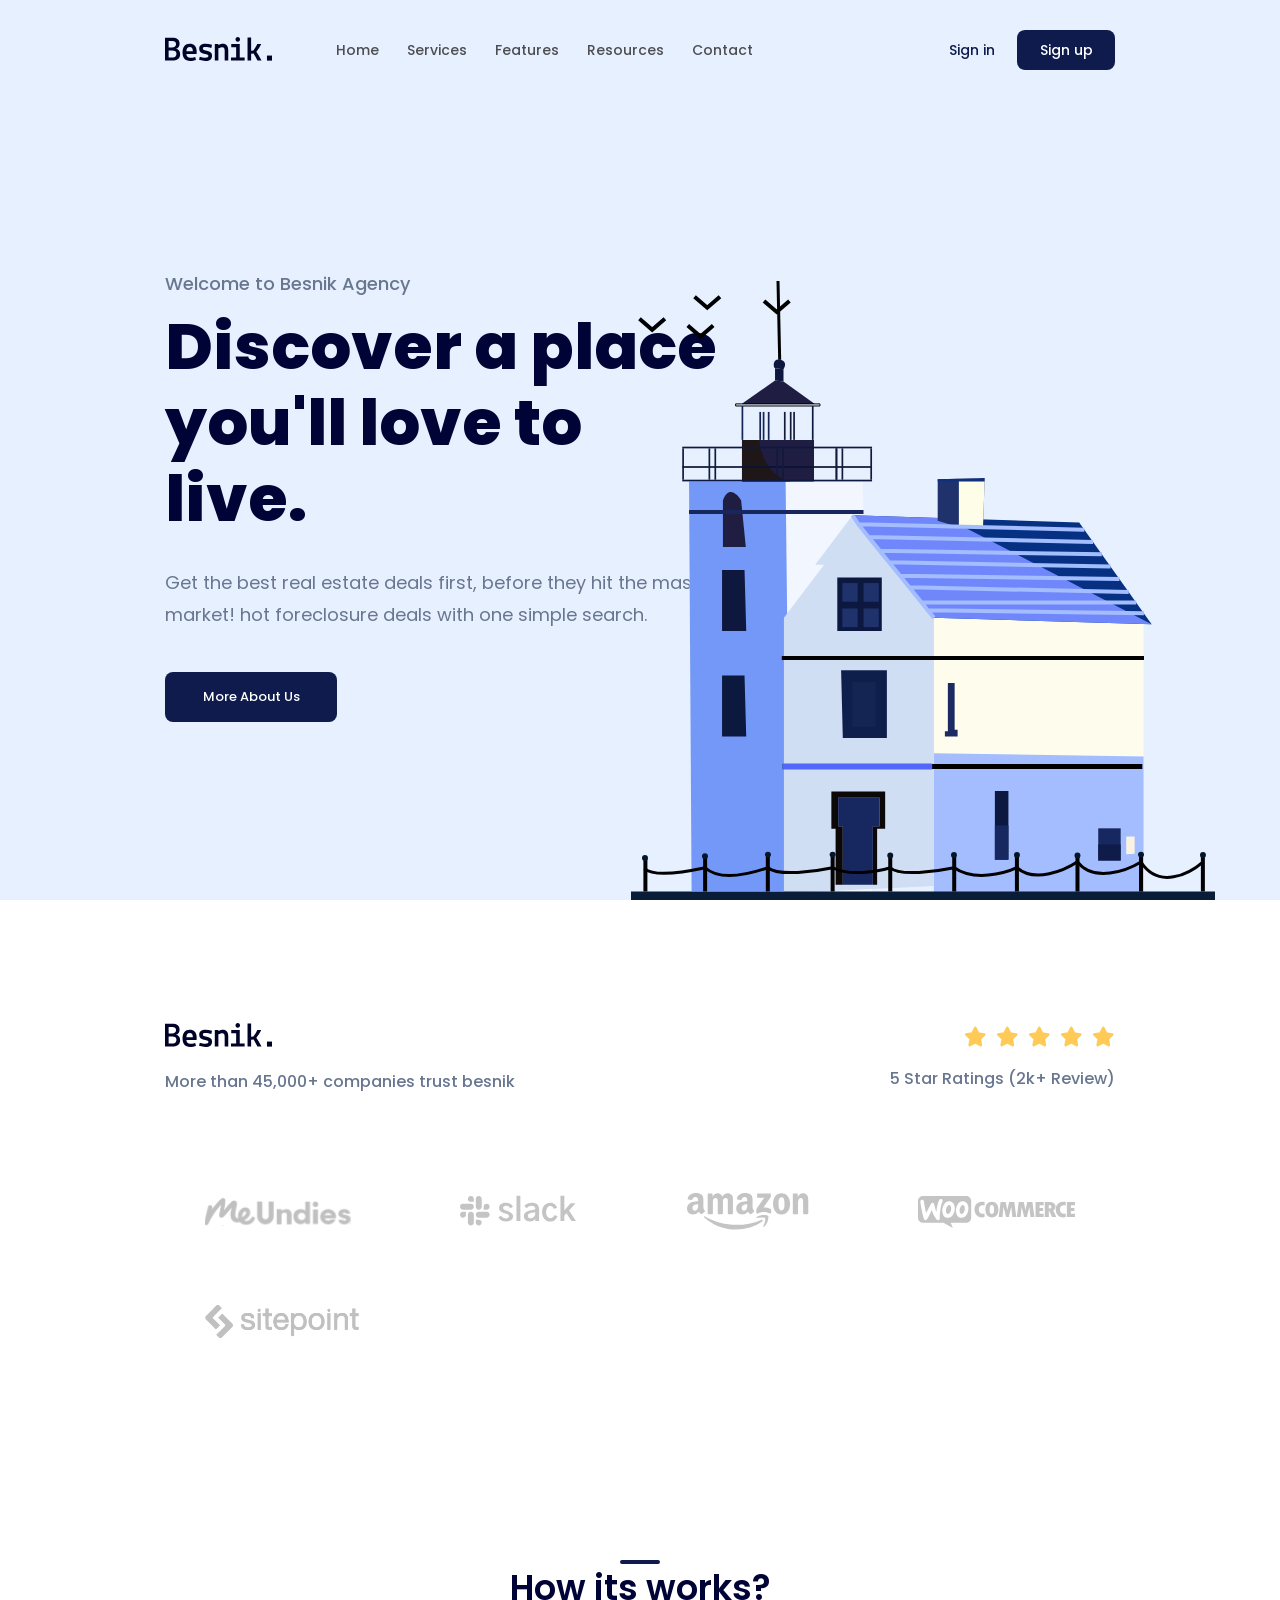
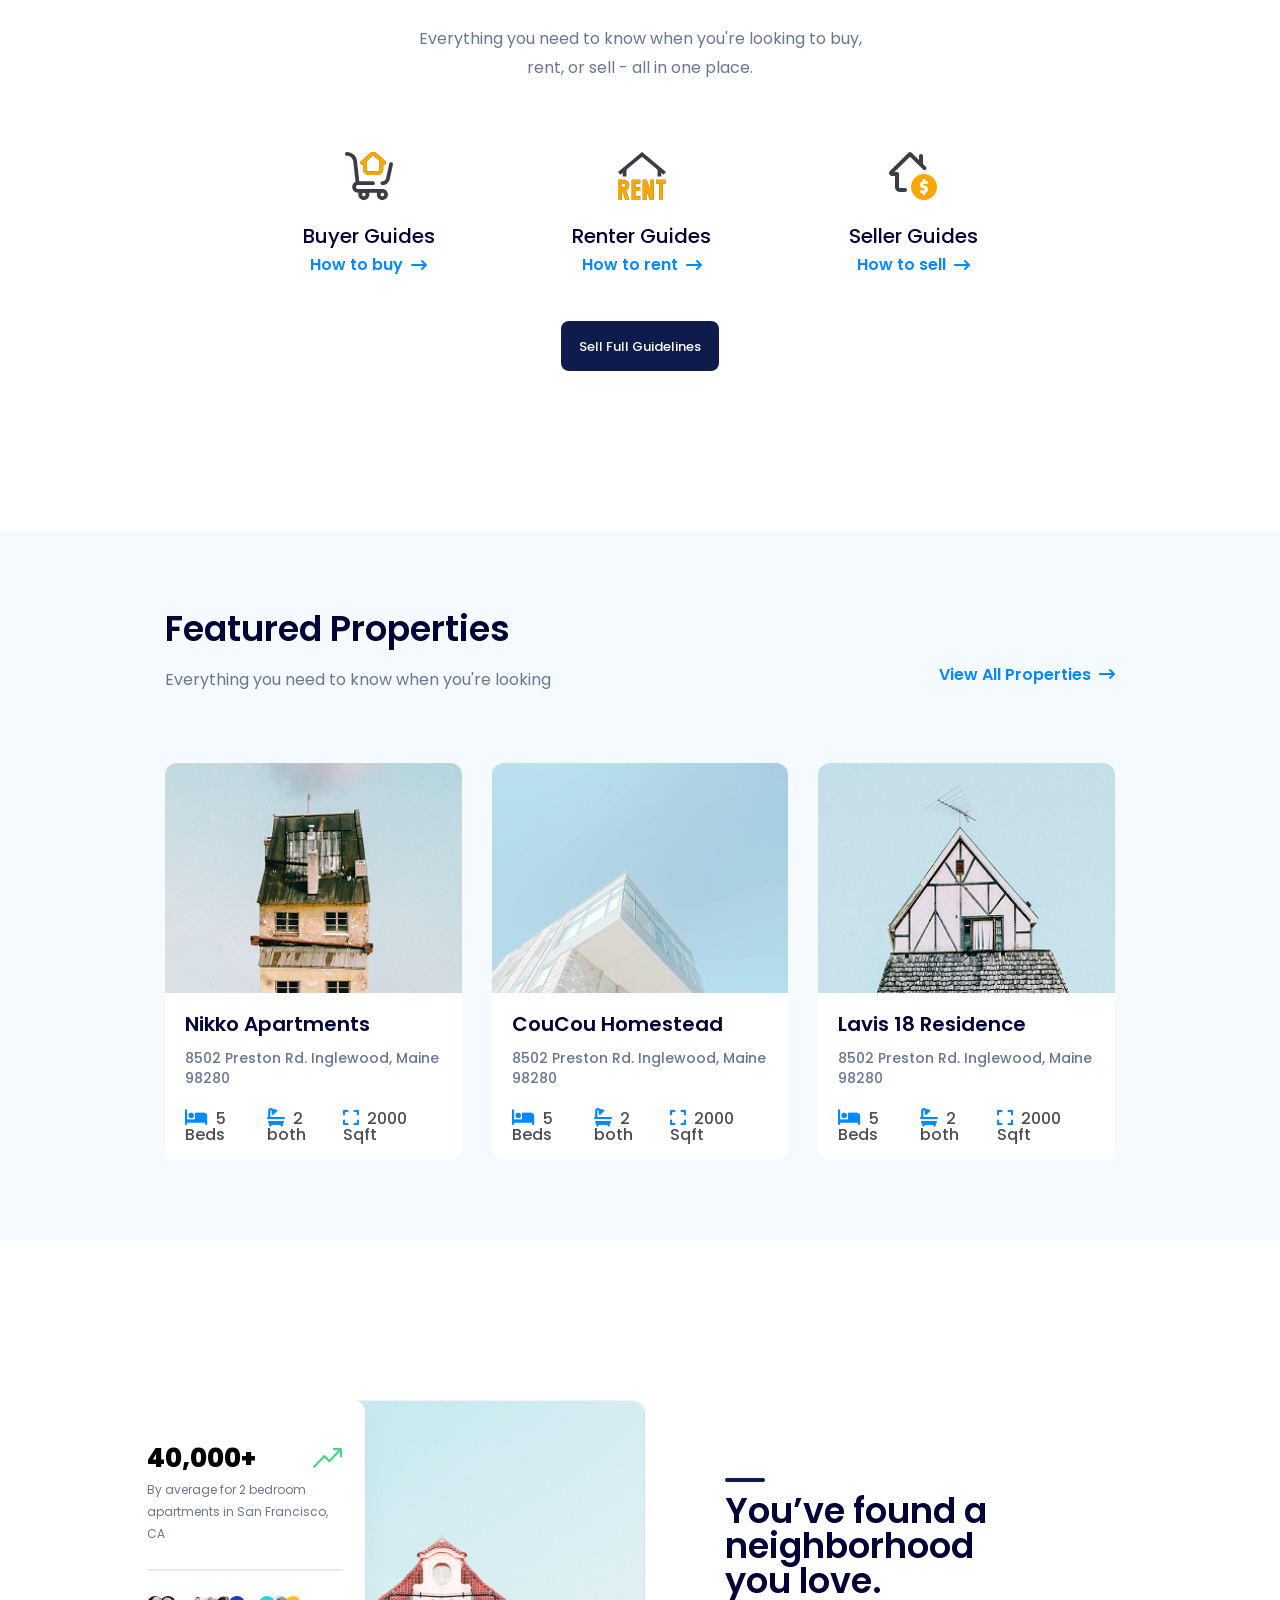
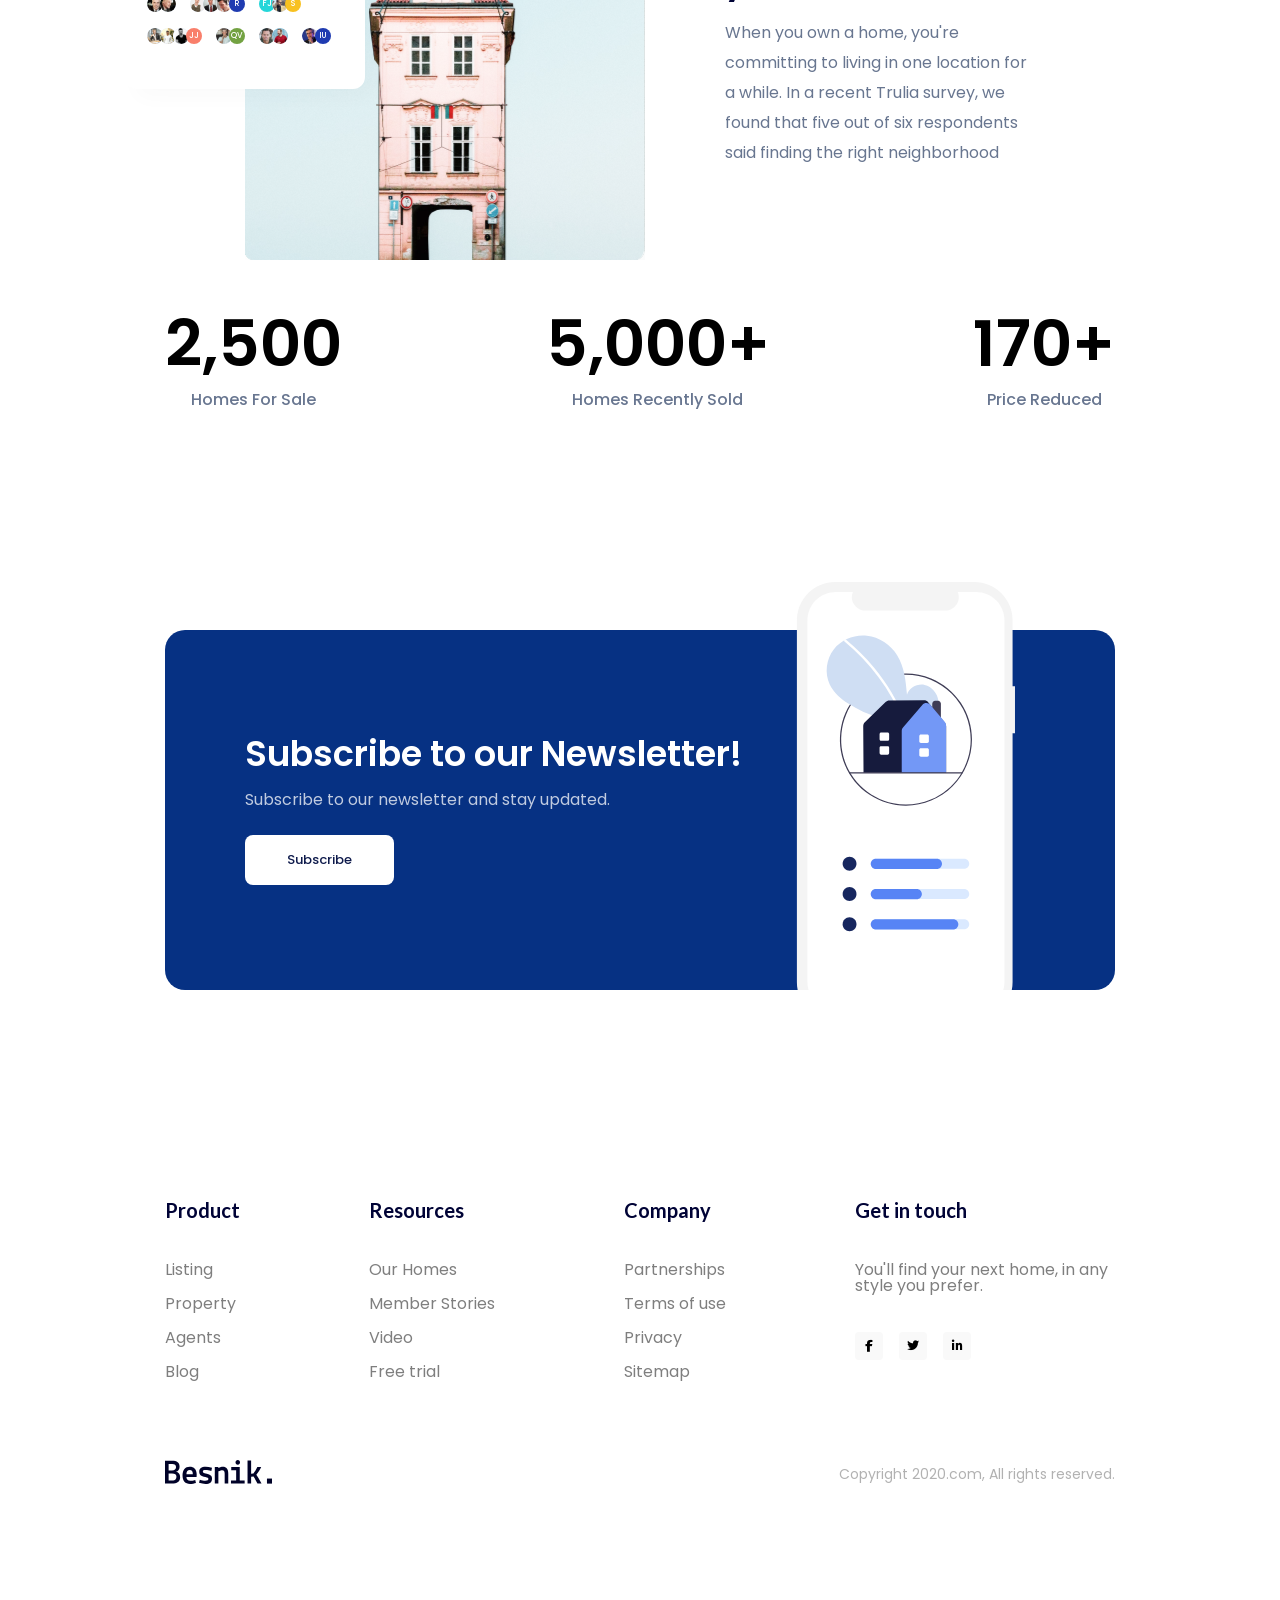
<file: 01. Real Estate Landing Page (Me)/index.html>
<!DOCTYPE html>
<html lang="en">

<head>
    <meta charset="UTF-8">
    <meta name="viewport" content="width=device-width, initial-scale=1.0">
    <meta name="description"
        content="Besnik Agency giúp bạn tìm ngôi nhà mơ ước — khám phá tin đăng bất động sản, hướng dẫn mua/thuê/bán nhà và các khu vực lân cận đáng sống.">
    <title>Besnik — Tìm ngôi nhà bạn yêu thích | Real Estate Agency</title>


    <!-- ======================== FAVICON ======================== -->
    <link rel="apple-touch-icon" sizes="57x57" href="./assets/favicon/apple-icon-57x57.png">
    <link rel="apple-touch-icon" sizes="60x60" href="./assets/favicon/apple-icon-60x60.png">
    <link rel="apple-touch-icon" sizes="72x72" href="./assets/favicon/apple-icon-72x72.png">
    <link rel="apple-touch-icon" sizes="76x76" href="./assets/favicon/apple-icon-76x76.png">
    <link rel="apple-touch-icon" sizes="114x114" href="./assets/favicon/apple-icon-114x114.png">
    <link rel="apple-touch-icon" sizes="120x120" href="./assets/favicon/apple-icon-120x120.png">
    <link rel="apple-touch-icon" sizes="144x144" href="./assets/favicon/apple-icon-144x144.png">
    <link rel="apple-touch-icon" sizes="152x152" href="./assets/favicon/apple-icon-152x152.png">
    <link rel="apple-touch-icon" sizes="180x180" href="./assets/favicon/apple-icon-180x180.png">
    <link rel="icon" type="image/png" sizes="192x192" href="./assets/favicon/android-icon-192x192.png">
    <link rel="icon" type="image/png" sizes="32x32" href="./assets/favicon/favicon-32x32.png">
    <link rel="icon" type="image/png" sizes="96x96" href="./assets/favicon/favicon-96x96.png">
    <link rel="icon" type="image/png" sizes="16x16" href="./assets/favicon/favicon-16x16.png">
    <link rel="manifest" href="./assets/favicon/manifest.json">
    <meta name="msapplication-TileColor" content="#ffffff">
    <meta name="msapplication-TileImage" content="./assets/favicon/ms-icon-144x144.png">
    <meta name="theme-color" content="#ffffff">


    <!-- ======================== FONT ======================== -->
    <link rel="preconnect" href="https://cdnjs.cloudflare.com">
    <link rel="stylesheet" href="./assets/fonts/stylesheet.css">
    <link rel="stylesheet" href="https://cdnjs.cloudflare.com/ajax/libs/font-awesome/6.7.2/css/all.min.css"
        crossorigin="anonymous" referrerpolicy="no-referrer" />


    <!-- ======================== CSS ======================== -->
    <link rel="stylesheet" href="./assets/css/reset.css">
    <link rel="stylesheet" href="./assets/css/root.css">
    <link rel="stylesheet" href="./assets/css/styles.css">
</head>

<body>
    <!-- ======================== HEADER  ======================== -->
    <header>
        <div class="container">
            <nav class="row navbar" aria-label="Main navigation">
                <a href="#" class="logo">
                    <img src="./assets/images/logo_page.svg" alt="Besnik">
                </a>
                <ul class="row navbar__menu">
                    <li><a href="#">Home</a></li>
                    <li><a href="#services">Services</a></li>
                    <li><a href="#features">Features</a></li>
                    <li><a href="#resources">Resources</a></li>
                    <li><a href="#contact">Contact</a></li>
                </ul>
                <div class="navbar__actions">
                    <a href="#!" class="btn-signin">Sign in</a>
                    <a href="#!" class="btn btn-signup">Sign up</a>
                </div>
            </nav>
        </div>
    </header>



    <main>
        <!-- ======================== HERO SECTION ======================== -->
        <section id="hero">
            <div class="row container">
                <div class="hero__content">
                    <p>Welcome to Besnik Agency</p>
                    <h1>Discover a place you'll love to live.</h1>
                    <p>Get the best real estate deals first, before they hit the mass market! hot foreclosure
                        deals
                        with one simple search.</p>
                    <a href="#!" class="btn btn-cta">More About Us</a>
                </div>
                <div class="hero__image">
                    <img src="./assets/images/house illustration.svg" alt="">
                </div>
            </div>
        </section>



        <!-- ======================== CLIENT SECTION ======================== -->
        <section id="client">
            <div class="container">
                <div class="column trusted">
                    <div class="row trusted__top">
                        <div class="column trusted__info">
                            <div class="logo"><img src="./assets/images/logo_page.svg" alt="Besnik"></div>
                            <p>More than 45,000+ companies trust besnik</p>
                        </div>
                        <div class="column trusted__rating">
                            <div class="stars">
                                <i class="fa-solid fa-star" aria-hidden="true"></i>
                                <i class="fa-solid fa-star" aria-hidden="true"></i>
                                <i class="fa-solid fa-star" aria-hidden="true"></i>
                                <i class="fa-solid fa-star" aria-hidden="true"></i>
                                <i class="fa-solid fa-star" aria-hidden="true"></i>
                            </div>
                            <p>5 Star Ratings (2k+ Review)</p>
                        </div>
                    </div>
                    <div class="trusted__bottom">
                        <div class="brands">
                            <div class="row list__brands">
                                <a href="#!" class="brand">
                                    <img src="./assets/images/logo-brands/meundies.svg" alt="Meundies" loading="lazy">
                                </a>
                                <a href="#!" class="brand">
                                    <img src="./assets/images/logo-brands/slack.svg" alt="Slack" loading="lazy">
                                </a>
                                <a href="#!" class="brand">
                                    <img src="./assets/images/logo-brands/amazon.svg" alt="Amazon" loading="lazy">
                                </a>
                                <a href="#!" class="brand">
                                    <img src="./assets/images/logo-brands/woo_commerce.svg" alt="Woo Commerce"
                                        loading="lazy">
                                </a>
                                <a href="#!" class="brand">
                                    <img src="./assets/images/logo-brands/sitepoint.svg" alt="Sitepoint" loading="lazy">
                                </a>
                            </div>
                        </div>
                    </div>
                </div>
            </div>
        </section>



        <!-- ======================== SERVICES SECTION ======================== -->
        <section id="services">
            <div class="column container">
                <div class="column services__header">
                    <h2>How its works?</h2>
                    <p>Everything you need to know when you're looking to buy, rent, or sell - all in one place.</p>
                </div>
                <div class="row list-services">
                    <div class="column service__item">
                        <img src="./assets/images/icons/buyer_guides.svg" alt="">
                        <h3>Buyer Guides</h3>
                        <a href="#!">
                            <span>How to buy <i class="fa-solid fa-arrow-right-long" aria-hidden="true"></i></span>
                        </a>
                    </div>
                    <div class="column service__item">
                        <img src="./assets/images/icons/renter_guides.svg" alt="">
                        <h3>Renter Guides</h3>
                        <a href="#!">
                            <span>How to rent <i class="fa-solid fa-arrow-right-long" aria-hidden="true"></i></span>
                        </a>
                    </div>
                    <div class="column service__item">
                        <img src="./assets/images/icons/seller_guides.svg" alt="">
                        <h3>Seller Guides</h3>
                        <a href="#!">
                            <span>How to sell <i class="fa-solid fa-arrow-right-long" aria-hidden="true"></i></span>
                        </a>
                    </div>
                </div>
                <a href="#!" class="btn">Sell Full Guidelines</a>
            </div>
        </section>



        <!-- ======================== FEATURES SECTION ======================== -->
        <section id="features">
            <div class="column container">
                <div class="column features__header">
                    <h2>Featured Properties</h2>
                    <div class="row">
                        <p>Everything you need to know when you're looking</p>
                        <a href="#!">
                            <span>View All Properties <i class="fa-solid fa-arrow-right-long"
                                    aria-hidden="true"></i></span>
                        </a>
                    </div>
                </div>
                <div class="row features__list">
                    <div class="column feature-item">
                        <a href="#!" class="img-wrapper">
                            <img src="./assets/images/house_01.png" alt="Nikko Apartments">
                        </a>
                        <div class="content">
                            <a href="#!">
                                <h3 class="line-clamp">Nikko Apartments</h3>
                            </a>
                            <p class="line-clamp" style="--line-clamp: 3">8502 Preston Rd. Inglewood, Maine 98280</p>
                            <div class="row features">
                                <span><i class="fa-solid fa-bed" aria-hidden="true"></i>5 Beds</span>
                                <span><i class="fa-solid fa-bath" aria-hidden="true"></i>2 both</span>
                                <span><i class="fa-solid fa-expand" aria-hidden="true"></i>2000 Sqft</span>
                            </div>
                        </div>
                    </div>
                    <div class="column feature-item">
                        <a href="#!" class="img-wrapper">
                            <img src="./assets/images/house_02.png" alt="CouCou Homestead">
                        </a>
                        <div class="content">
                            <a href="#!">
                                <h3 class="line-clamp">CouCou Homestead</h3>
                            </a>
                            <p class="line-clamp" style="--line-clamp: 3">8502 Preston Rd. Inglewood, Maine 98280</p>
                            <div class="row features">
                                <span><i class="fa-solid fa-bed" aria-hidden="true"></i>5 Beds</span>
                                <span><i class="fa-solid fa-bath" aria-hidden="true"></i>2 both</span>
                                <span><i class="fa-solid fa-expand" aria-hidden="true"></i>2000 Sqft</span>
                            </div>
                        </div>
                    </div>
                    <div class="column feature-item">
                        <a href="#!" class="img-wrapper">
                            <img src="./assets/images/house_03.png" alt="Lavis 18 Residence">
                        </a>
                        <div class="content">
                            <a href="#!">
                                <h3 class="line-clamp">Lavis 18 Residence</h3>
                            </a>
                            <p class="line-clamp" style="--line-clamp: 3">8502 Preston Rd. Inglewood, Maine 98280</p>
                            <div class="row features">
                                <span><i class="fa-solid fa-bed" aria-hidden="true"></i>5 Beds</span>
                                <span><i class="fa-solid fa-bath" aria-hidden="true"></i>2 both</span>
                                <span><i class="fa-solid fa-expand" aria-hidden="true"></i>2000 Sqft</span>
                            </div>
                        </div>
                    </div>
                </div>
            </div>
        </section>



        <!-- ======================== RESOURCES SECTION ======================== -->
        <section id="resources">
            <div class="column container">
                <div class="row resources__top">
                    <div class="resources__img">
                        <img src="./assets/images/house_04.png" alt="Neighborhood house in San Francisco">
                        <div class="card">
                            <div class="card__top">
                                <div class="row stat__row">
                                    <strong>40,000<span>+</span></strong>
                                    <img src="./assets/images/icons/grow-up.svg" alt="">
                                </div>
                                <p class="stat__desc">By average for 2 bedroom apartments in San Francisco, CA</p>
                            </div>
                            <hr>
                            <div class="row avatar-block">
                                <div class="avatar-group">
                                    <img class="avatar" src="./assets/images/users/user_01.png" alt="User 01">
                                    <img class="avatar" src="./assets/images/users/user_02.png" alt="User 02">
                                </div>
                                <div class="avatar-group">
                                    <img class="avatar" src="./assets/images/users/user_03.png" alt="User 03">
                                    <img class="avatar" src="./assets/images/users/user_04.png" alt="User 04">
                                    <img class="avatar" src="./assets/images/users/user_05.png" alt="User 05">
                                    <span class="avatar" style="--bg-color: #1F3BB1">R</span>
                                </div>
                                <div class="avatar-group">
                                    <span class="avatar" style="--bg-color: #24D6D9">FJ</span>
                                    <img class="avatar" src="./assets/images/users/user_06.png" alt="User 06">
                                    <span class="avatar" style="--bg-color: #F8C120">S</span>
                                </div>
                                <div class="avatar-group">
                                    <img class="avatar" src="./assets/images/users/user_07.png" alt="User 07">
                                    <img class="avatar" src="./assets/images/users/user_08.png" alt="User 08">
                                    <img class="avatar" src="./assets/images/users/user_09.png" alt="User 09">
                                    <span class="avatar" style="--bg-color: #F97F6B">JJ</span>
                                </div>
                                <div class="avatar-group">
                                    <img class="avatar" src="./assets/images/users/user_10.png" alt="User 10">
                                    <span class="avatar" style="--bg-color: #73A242">QV</span>
                                </div>
                                <div class="avatar-group">
                                    <img class="avatar" src="./assets/images/users/user_11.png" alt="User 11">
                                    <img class="avatar" src="./assets/images/users/user_12.png" alt="User 12">
                                </div>
                                <div class="avatar-group">
                                    <img class="avatar" src="./assets/images/users/user_13.png" alt="User 13">
                                    <span class="avatar" style="--bg-color: #1F3BB1">IU</span>
                                </div>
                            </div>
                        </div>
                    </div>
                    <div class="resources__content">
                        <h2>You&rsquo;ve found a neighborhood you love.</h2>
                        <p>When you own a home, you&apos;re committing to living in one location for a while. In a
                            recent Trulia survey, we found that five out of six respondents said finding the right
                            neighborhood</p>
                    </div>
                </div>
                <div class="row resources__bottom">
                    <div class="row stats-details">
                        <div class="column stats-item">
                            <strong>2,500</strong>
                            <p>Homes For Sale</p>
                        </div>
                        <div class="column stats-item">
                            <strong>5,000+</strong>
                            <p>Homes Recently Sold</p>
                        </div>
                        <div class="column stats-item">
                            <strong>170+</strong>
                            <p>Price Reduced</p>
                        </div>
                    </div>
                </div>
            </div>
        </section>



        <!-- ======================== SUBSCRIPTION SECTION ======================== -->
        <section id="subscription">
            <div class="container">
                <div class="column subscription__background">
                    <div class="subscription__content">
                        <h2>Subscribe to our Newsletter!</h2>
                        <p>Subscribe to our newsletter and stay updated.</p>
                        <a href="#!" class="btn">Subscribe</a>
                    </div>
                    <img src="./assets/images/home illustration.svg" alt="">
                </div>
            </div>
        </section>
    </main>



    <!-- ======================== FOOTER  ======================== -->
    <footer id="contact">
        <div class="column container">
            <div class="row footer__top">
                <div class="column">
                    <h3>Product</h3>
                    <ul class="column">
                        <li><a href="#!">Listing</a></li>
                        <li><a href="#!">Property</a></li>
                        <li><a href="#!">Agents</a></li>
                        <li><a href="#!">Blog</a></li>
                    </ul>
                </div>
                <div class="column">
                    <h3>Resources</h3>
                    <ul class="column">
                        <li><a href="#!">Our Homes</a></li>
                        <li><a href="#!">Member Stories</a></li>
                        <li><a href="#!">Video</a></li>
                        <li><a href="#!">Free trial</a></li>
                    </ul>
                </div>
                <div class="column">
                    <h3>Company</h3>
                    <ul class="column">
                        <li><a href="#!">Partnerships</a></li>
                        <li><a href="#!">Terms of use</a></li>
                        <li><a href="#!">Privacy</a></li>
                        <li><a href="#!">Sitemap</a></li>
                    </ul>
                </div>
                <div class="column">
                    <h3>Get in touch</h3>
                    <ul class="column">
                        <li class="desc">You'll find your next home, in any style you prefer.</li>
                        <li>
                            <ul class="row socials">
                                <li><a href="#!" class="row socials__item" aria-label="Facebook"><i
                                            class="fa-brands fa-facebook-f" aria-hidden="true"></i></a>
                                </li>
                                <li><a href="#!" class="row socials__item" aria-label="Twitter"><i
                                            class="fa-brands fa-twitter" aria-hidden="true"></i></a></li>
                                <li><a href="#!" class="row socials__item" aria-label="LinkedIn"><i
                                            class="fa-brands fa-linkedin-in" aria-hidden="true"></i></a>
                                </li>
                            </ul>
                        </li>
                    </ul>
                </div>
            </div>
            <div class="row footer__bottom">
                <a href="/"><img src="./assets/images/logo_page.svg" alt="Besnik"></a>
                <span>Copyright 2020.com, All rights reserved.</span>
            </div>
        </div>
    </footer>
</body>

</html>
</file>
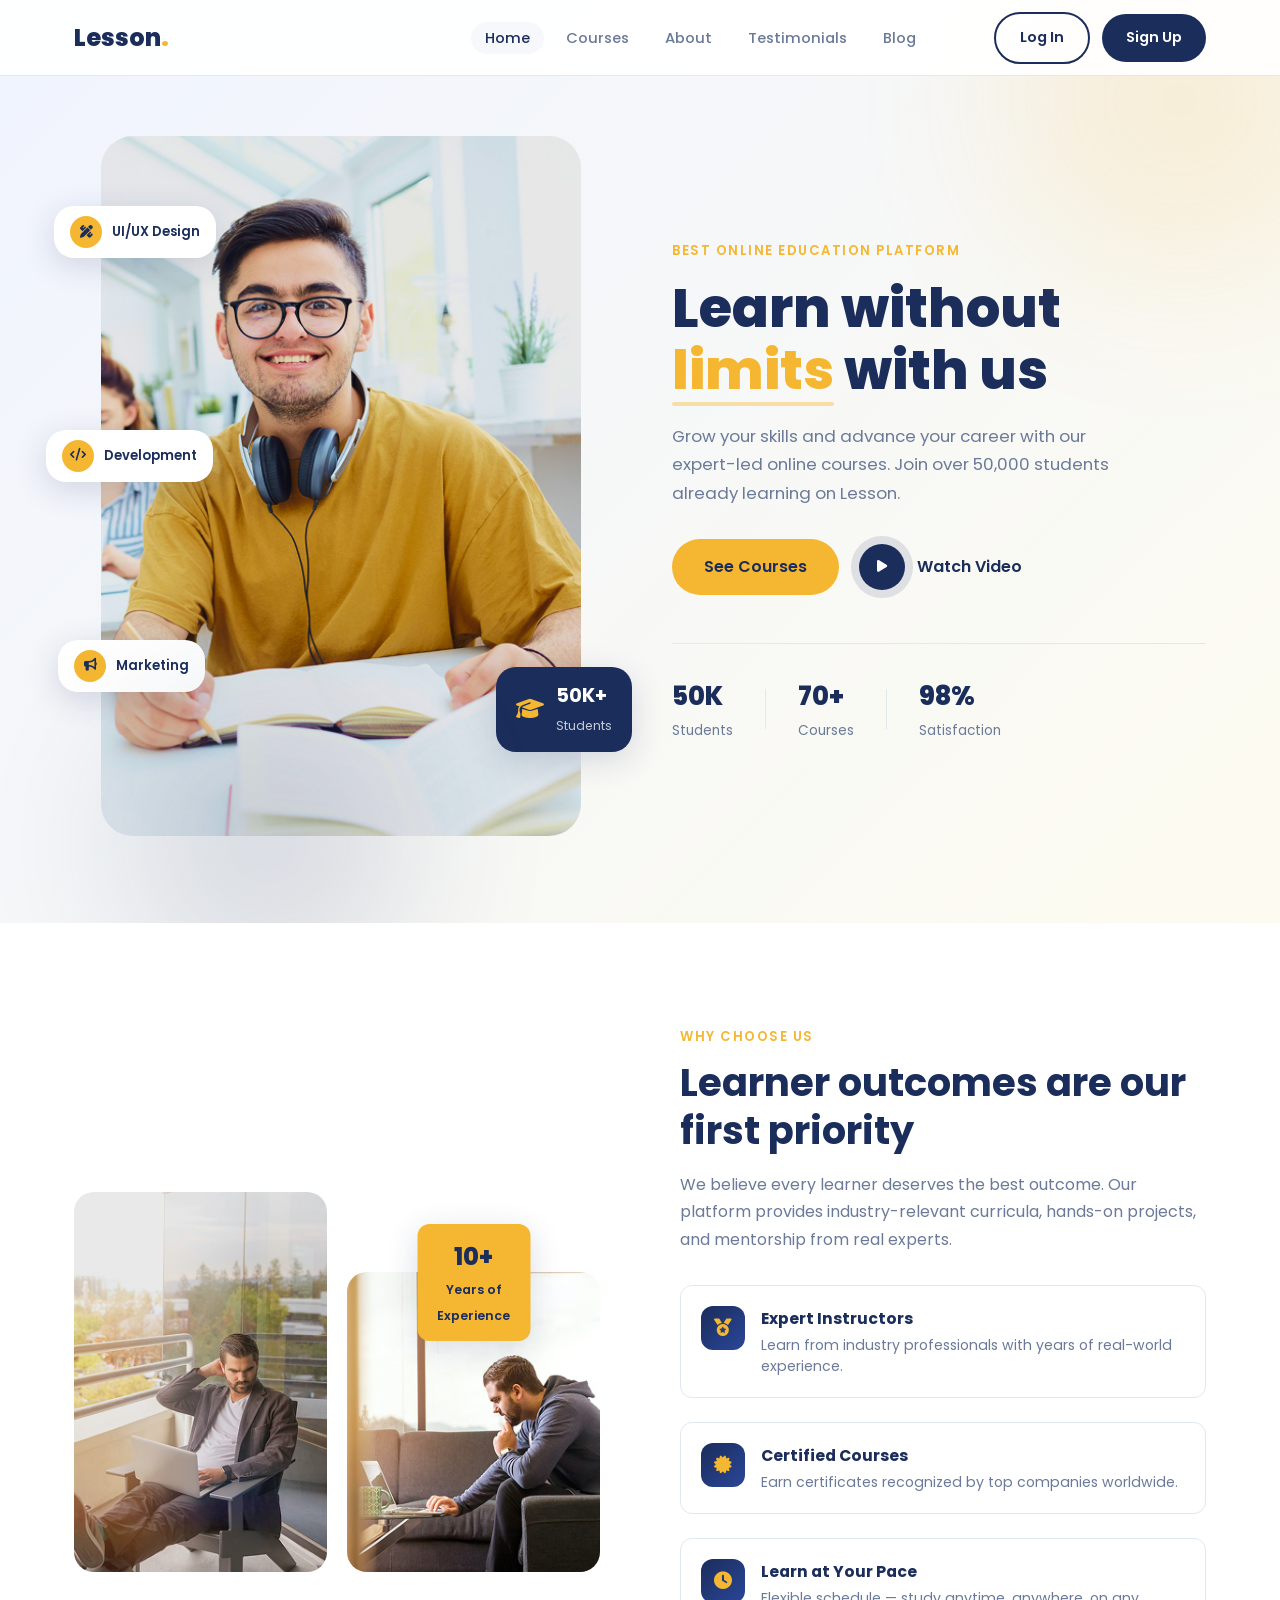
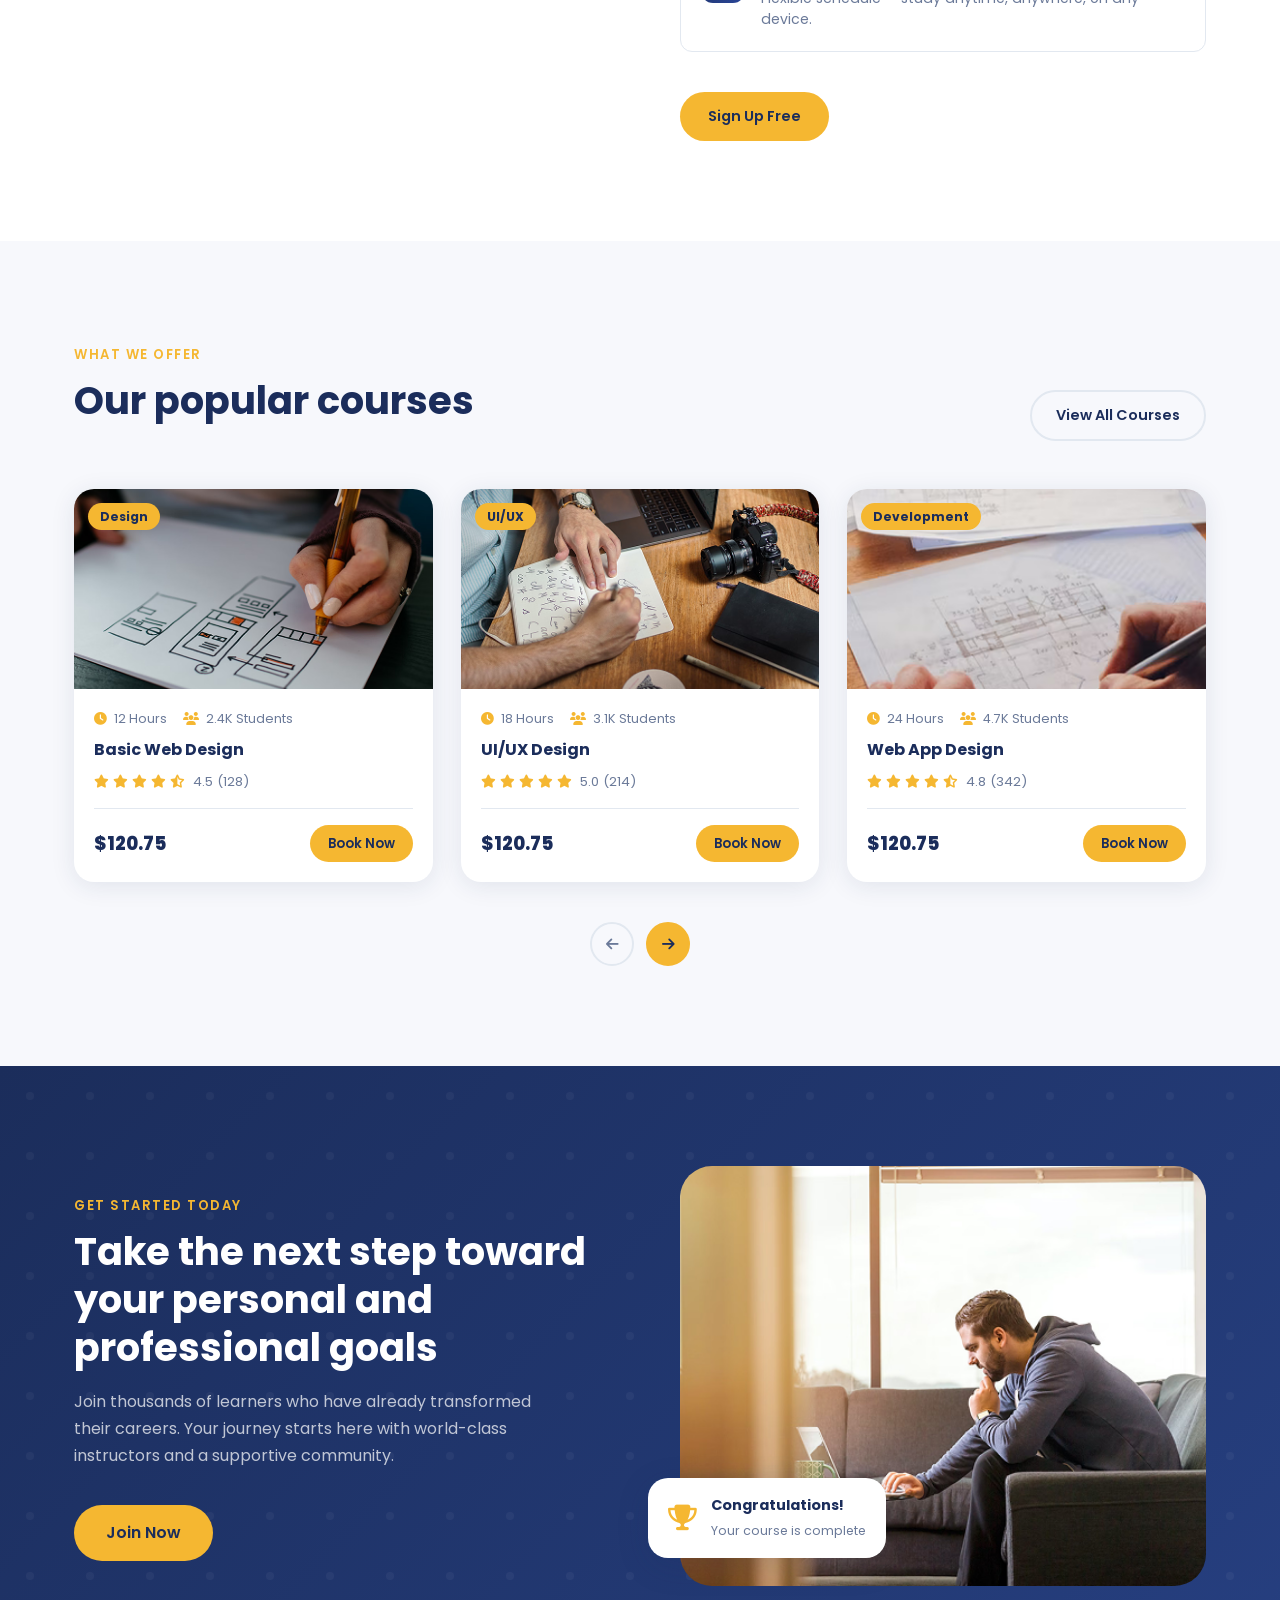
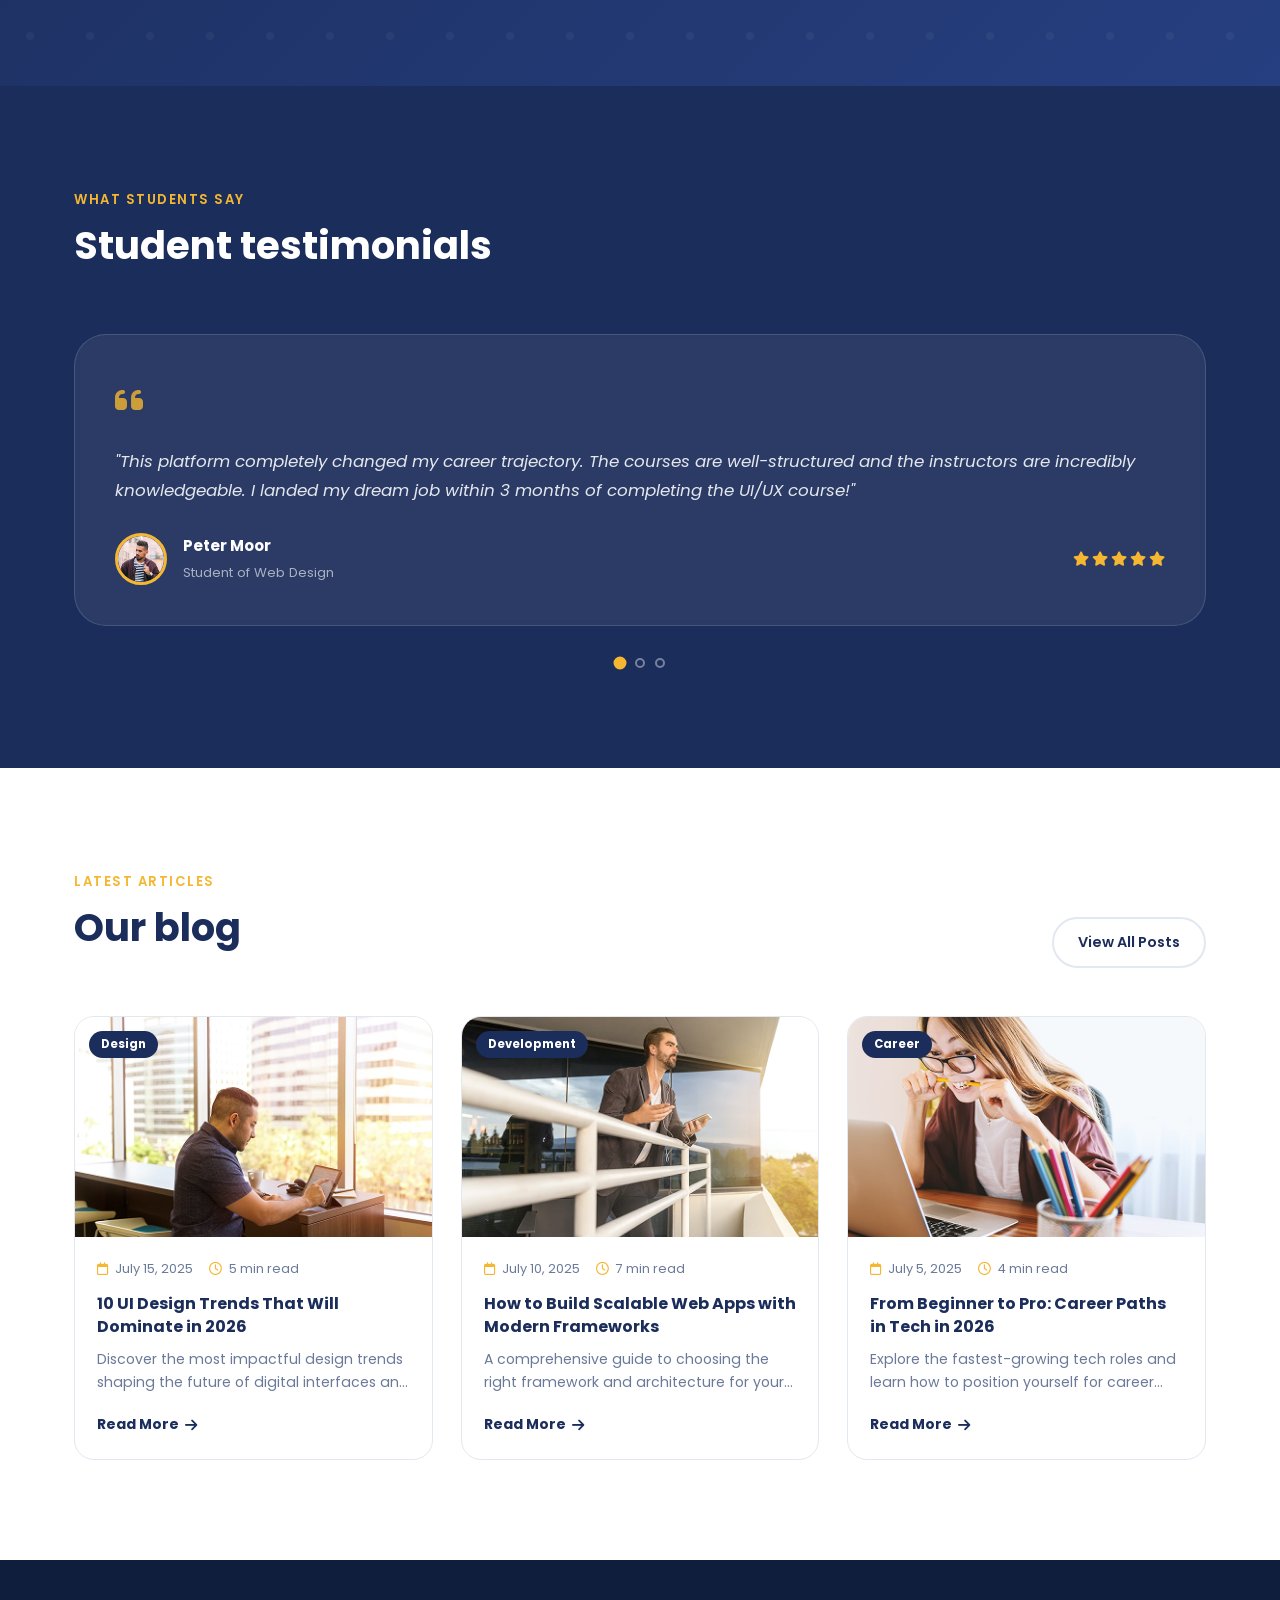
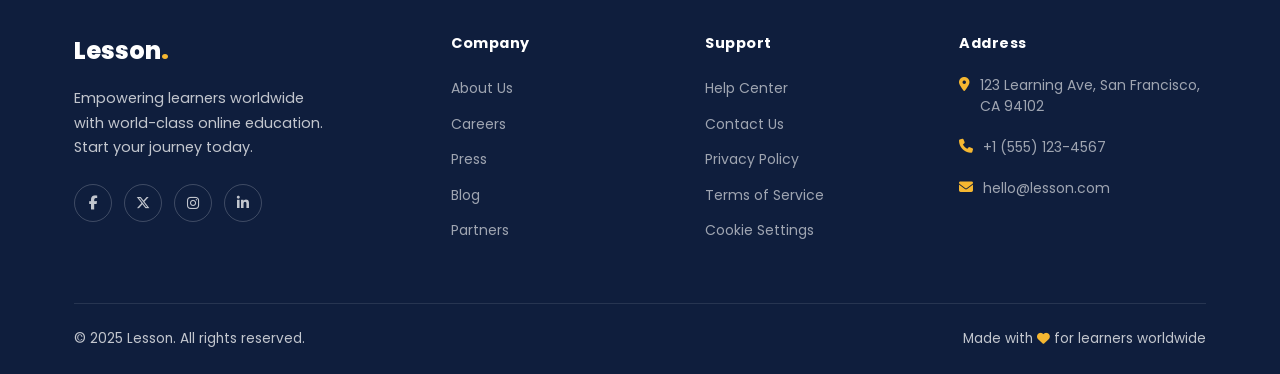
<file: 02. Education Platform Website (Claude AI)/index.html>
<!DOCTYPE html>
<html lang="en">

<head>
    <meta charset="UTF-8">
    <meta name="viewport" content="width=device-width, initial-scale=1.0">
    <title>Lesson. – Learn Without Limits</title>
    <meta name="description"
        content="Lesson is the best online education platform with 70+ courses and 50K+ students. Start learning today with expert instructors.">
    <!-- Favicon -->
    <link rel="apple-touch-icon" sizes="57x57" href="assets/favicon/apple-icon-57x57.png">
    <link rel="apple-touch-icon" sizes="60x60" href="assets/favicon/apple-icon-60x60.png">
    <link rel="apple-touch-icon" sizes="72x72" href="assets/favicon/apple-icon-72x72.png">
    <link rel="apple-touch-icon" sizes="76x76" href="assets/favicon/apple-icon-76x76.png">
    <link rel="apple-touch-icon" sizes="114x114" href="assets/favicon/apple-icon-114x114.png">
    <link rel="apple-touch-icon" sizes="120x120" href="assets/favicon/apple-icon-120x120.png">
    <link rel="apple-touch-icon" sizes="144x144" href="assets/favicon/apple-icon-144x144.png">
    <link rel="apple-touch-icon" sizes="152x152" href="assets/favicon/apple-icon-152x152.png">
    <link rel="apple-touch-icon" sizes="180x180" href="assets/favicon/apple-icon-180x180.png">
    <link rel="icon" type="image/png" sizes="192x192" href="assets/favicon/android-icon-192x192.png">
    <link rel="icon" type="image/png" sizes="32x32" href="assets/favicon/favicon-32x32.png">
    <link rel="icon" type="image/png" sizes="96x96" href="assets/favicon/favicon-96x96.png">
    <link rel="icon" type="image/png" sizes="16x16" href="assets/favicon/favicon-16x16.png">
    <link rel="manifest" href="assets/favicon/manifest.json">
    <meta name="msapplication-TileColor" content="#ffffff">
    <meta name="msapplication-TileImage" content="assets/favicon/ms-icon-144x144.png">
    <meta name="theme-color" content="#ffffff">

    <link rel="preconnect" href="https://fonts.googleapis.com">
    <link rel="preconnect" href="https://fonts.gstatic.com" crossorigin>
    <link href="https://fonts.googleapis.com/css2?family=Poppins:wght@400;500;600;700;800&display=swap"
        rel="stylesheet">
    <link rel="stylesheet" href="https://cdnjs.cloudflare.com/ajax/libs/font-awesome/6.5.0/css/all.min.css">
    <link rel="stylesheet" href="./assets/css/styles.css">
</head>

<body>

    <!-- ========== HEADER ========== -->
    <header class="header" id="header">
        <div class="container">
            <nav class="nav">
                <a href="#" class="nav__logo" id="nav-logo">Lesson<span>.</span></a>
                <ul class="nav__list" id="nav-list">
                    <li class="nav__item"><a href="#hero" class="nav__link active">Home</a></li>
                    <li class="nav__item"><a href="#courses" class="nav__link">Courses</a></li>
                    <li class="nav__item"><a href="#features" class="nav__link">About</a></li>
                    <li class="nav__item"><a href="#testimonials" class="nav__link">Testimonials</a></li>
                    <li class="nav__item"><a href="#blog" class="nav__link">Blog</a></li>
                </ul>
                <div class="nav__actions">
                    <a href="#" class="btn btn--outline" id="nav-login">Log In</a>
                    <a href="#" class="btn btn--primary" id="nav-signup">Sign Up</a>
                </div>
                <button class="nav__hamburger" id="nav-hamburger" aria-label="Toggle menu">
                    <span></span><span></span><span></span>
                </button>
            </nav>
        </div>
    </header>

    <main>

        <!-- ========== HERO ========== -->
        <section class="hero" id="hero">
            <div class="container">
                <div class="hero__inner">

                    <!-- Left: Student image with floating cards -->
                    <div class="hero__media">
                        <div class="hero__img-wrap">
                            <img src="./assets/images/hero-student.png" alt="Student learning online"
                                class="hero__student-img" id="hero-student-img">
                            <!-- Floating category badges -->
                            <div class="hero__badge hero__badge--1" id="badge-uiux">
                                <div class="hero__badge-icon"><i class="fa-solid fa-pen-ruler"></i></div>
                                <span>UI/UX Design</span>
                            </div>
                            <div class="hero__badge hero__badge--2" id="badge-dev">
                                <div class="hero__badge-icon"><i class="fa-solid fa-code"></i></div>
                                <span>Development</span>
                            </div>
                            <div class="hero__badge hero__badge--3" id="badge-marketing">
                                <div class="hero__badge-icon"><i class="fa-solid fa-bullhorn"></i></div>
                                <span>Marketing</span>
                            </div>
                            <!-- Floating stats card -->
                            <div class="hero__stat-card" id="hero-stat-card">
                                <div class="hero__stat-item">
                                    <i class="fa-solid fa-graduation-cap"></i>
                                    <div>
                                        <strong>50K+</strong>
                                        <span>Students</span>
                                    </div>
                                </div>
                            </div>
                        </div>
                    </div>

                    <!-- Right: Content -->
                    <div class="hero__content">
                        <p class="hero__tagline">Best Online Education Platform</p>
                        <h1 class="hero__title">Learn without<br><span class="hero__title-highlight">limits</span> with
                            us</h1>
                        <p class="hero__desc">
                            Grow your skills and advance your career with our expert-led online courses.
                            Join over 50,000 students already learning on Lesson.
                        </p>
                        <div class="hero__actions">
                            <a href="#courses" class="btn btn--yellow btn--lg" id="hero-see-courses">See Courses</a>
                            <a href="#" class="hero__watch-video" id="hero-watch-video">
                                <div class="hero__play-btn">
                                    <i class="fa-solid fa-play"></i>
                                </div>
                                <span>Watch Video</span>
                            </a>
                        </div>
                        <div class="hero__stats">
                            <div class="hero__stat">
                                <strong>50K</strong>
                                <span>Students</span>
                            </div>
                            <div class="hero__stat-divider"></div>
                            <div class="hero__stat">
                                <strong>70+</strong>
                                <span>Courses</span>
                            </div>
                            <div class="hero__stat-divider"></div>
                            <div class="hero__stat">
                                <strong>98%</strong>
                                <span>Satisfaction</span>
                            </div>
                        </div>
                    </div>

                </div>
            </div>

            <!-- Decorative blobs -->
            <div class="hero__blob hero__blob--1"></div>
            <div class="hero__blob hero__blob--2"></div>
        </section>

        <!-- ========== FEATURES / LEARNER OUTCOMES ========== -->
        <section class="features" id="features">
            <div class="container">
                <div class="features__inner">

                    <!-- Left: Two tall student images -->
                    <div class="features__media">
                        <div class="features__img-col features__img-col--main">
                            <img src="./assets/images/student-1.png" alt="Student 1" class="features__img"
                                id="features-img-1">
                        </div>
                        <div class="features__img-col features__img-col--secondary">
                            <div class="features__exp-badge" id="features-exp-badge">
                                <strong>10+</strong>
                                <span>Years of<br>Experience</span>
                            </div>
                            <img src="./assets/images/student-2.png" alt="Student 2" class="features__img"
                                id="features-img-2">
                        </div>
                    </div>

                    <!-- Right: Content -->
                    <div class="features__content">
                        <p class="section-label">Why Choose Us</p>
                        <h2 class="section-title">Learner outcomes are our first priority</h2>
                        <p class="section-desc">
                            We believe every learner deserves the best outcome. Our platform provides
                            industry-relevant curricula, hands-on projects, and mentorship from real experts.
                        </p>

                        <ul class="features__list">
                            <li class="features__item" id="feature-item-1">
                                <div class="features__item-icon">
                                    <i class="fa-solid fa-medal"></i>
                                </div>
                                <div>
                                    <h3>Expert Instructors</h3>
                                    <p>Learn from industry professionals with years of real-world experience.</p>
                                </div>
                            </li>
                            <li class="features__item" id="feature-item-2">
                                <div class="features__item-icon">
                                    <i class="fa-solid fa-certificate"></i>
                                </div>
                                <div>
                                    <h3>Certified Courses</h3>
                                    <p>Earn certificates recognized by top companies worldwide.</p>
                                </div>
                            </li>
                            <li class="features__item" id="feature-item-3">
                                <div class="features__item-icon">
                                    <i class="fa-solid fa-clock"></i>
                                </div>
                                <div>
                                    <h3>Learn at Your Pace</h3>
                                    <p>Flexible schedule — study anytime, anywhere, on any device.</p>
                                </div>
                            </li>
                        </ul>

                        <a href="#courses" class="btn btn--yellow btn--md" id="features-cta">Sign Up Free</a>
                    </div>

                </div>
            </div>
        </section>

        <!-- ========== COURSES ========== -->
        <section class="courses" id="courses">
            <div class="container">
                <div class="section-header">
                    <div>
                        <p class="section-label">What We Offer</p>
                        <h2 class="section-title">Our popular courses</h2>
                    </div>
                    <a href="#" class="btn btn--outline-dark" id="courses-view-all">View All Courses</a>
                </div>

                <div class="courses__grid" id="courses-grid">

                    <article class="course-card" id="course-card-1">
                        <div class="course-card__img-wrap">
                            <img src="./assets/images/course-1.png" alt="Basic Web Design" class="course-card__img">
                            <span class="course-card__category">Design</span>
                        </div>
                        <div class="course-card__body">
                            <div class="course-card__meta">
                                <span><i class="fa-solid fa-clock"></i> 12 Hours</span>
                                <span><i class="fa-solid fa-users"></i> 2.4K Students</span>
                            </div>
                            <h3 class="course-card__title">Basic Web Design</h3>
                            <div class="course-card__rating">
                                <i class="fa-solid fa-star"></i><i class="fa-solid fa-star"></i>
                                <i class="fa-solid fa-star"></i><i class="fa-solid fa-star"></i>
                                <i class="fa-solid fa-star-half-stroke"></i>
                                <span>4.5 (128)</span>
                            </div>
                            <div class="course-card__footer">
                                <span class="course-card__price">$120.75</span>
                                <a href="#" class="btn btn--yellow btn--sm" id="course-book-1">Book Now</a>
                            </div>
                        </div>
                    </article>

                    <article class="course-card" id="course-card-2">
                        <div class="course-card__img-wrap">
                            <img src="./assets/images/course-2.png" alt="UI/UX Design" class="course-card__img">
                            <span class="course-card__category">UI/UX</span>
                        </div>
                        <div class="course-card__body">
                            <div class="course-card__meta">
                                <span><i class="fa-solid fa-clock"></i> 18 Hours</span>
                                <span><i class="fa-solid fa-users"></i> 3.1K Students</span>
                            </div>
                            <h3 class="course-card__title">UI/UX Design</h3>
                            <div class="course-card__rating">
                                <i class="fa-solid fa-star"></i><i class="fa-solid fa-star"></i>
                                <i class="fa-solid fa-star"></i><i class="fa-solid fa-star"></i>
                                <i class="fa-solid fa-star"></i>
                                <span>5.0 (214)</span>
                            </div>
                            <div class="course-card__footer">
                                <span class="course-card__price">$120.75</span>
                                <a href="#" class="btn btn--yellow btn--sm" id="course-book-2">Book Now</a>
                            </div>
                        </div>
                    </article>

                    <article class="course-card" id="course-card-3">
                        <div class="course-card__img-wrap">
                            <img src="./assets/images/course-3.png" alt="Web App Design" class="course-card__img">
                            <span class="course-card__category">Development</span>
                        </div>
                        <div class="course-card__body">
                            <div class="course-card__meta">
                                <span><i class="fa-solid fa-clock"></i> 24 Hours</span>
                                <span><i class="fa-solid fa-users"></i> 4.7K Students</span>
                            </div>
                            <h3 class="course-card__title">Web App Design</h3>
                            <div class="course-card__rating">
                                <i class="fa-solid fa-star"></i><i class="fa-solid fa-star"></i>
                                <i class="fa-solid fa-star"></i><i class="fa-solid fa-star"></i>
                                <i class="fa-solid fa-star-half-stroke"></i>
                                <span>4.8 (342)</span>
                            </div>
                            <div class="course-card__footer">
                                <span class="course-card__price">$120.75</span>
                                <a href="#" class="btn btn--yellow btn--sm" id="course-book-3">Book Now</a>
                            </div>
                        </div>
                    </article>

                </div>

                <!-- Carousel navigation -->
                <div class="courses__nav">
                    <button class="courses__nav-btn" id="courses-prev" aria-label="Previous">
                        <i class="fa-solid fa-arrow-left"></i>
                    </button>
                    <button class="courses__nav-btn courses__nav-btn--active" id="courses-next" aria-label="Next">
                        <i class="fa-solid fa-arrow-right"></i>
                    </button>
                </div>

            </div>
        </section>

        <!-- ========== CTA / NEXT STEP ========== -->
        <section class="cta-section" id="cta">
            <div class="container">
                <div class="cta-section__inner">

                    <!-- Left: Content -->
                    <div class="cta-section__content">
                        <p class="section-label">Get Started Today</p>
                        <h2 class="section-title">Take the next step toward your personal and professional goals</h2>
                        <p class="section-desc">
                            Join thousands of learners who have already transformed their careers.
                            Your journey starts here with world-class instructors and a supportive community.
                        </p>
                        <a href="#" class="btn btn--yellow btn--lg" id="cta-join-now">Join Now</a>
                    </div>

                    <!-- Right: Image -->
                    <div class="cta-section__media">
                        <img src="./assets/images/cta-student.png" alt="Student with laptop" class="cta-section__img"
                            id="cta-student-img">
                        <!-- Floating achievement card -->
                        <div class="cta-section__achievement" id="cta-achievement">
                            <i class="fa-solid fa-trophy"></i>
                            <div>
                                <strong>Congratulations!</strong>
                                <span>Your course is complete</span>
                            </div>
                        </div>
                    </div>

                </div>
            </div>
        </section>

        <!-- ========== TESTIMONIALS ========== -->
        <section class="testimonials" id="testimonials">
            <div class="container">
                <div class="section-header section-header--light">
                    <div>
                        <p class="section-label section-label--light">What Students Say</p>
                        <h2 class="section-title section-title--light">Student testimonials</h2>
                    </div>
                </div>

                <div class="testimonials__slider" id="testimonials-slider">

                    <div class="testimonial-card active" id="testimonial-1">
                        <div class="testimonial-card__quote">
                            <i class="fa-solid fa-quote-left"></i>
                        </div>
                        <p class="testimonial-card__text">
                            "This platform completely changed my career trajectory. The courses are
                            well-structured and the instructors are incredibly knowledgeable. I landed
                            my dream job within 3 months of completing the UI/UX course!"
                        </p>
                        <div class="testimonial-card__author">
                            <img src="./assets/images/avatar-1.png" alt="Peter Moor" class="testimonial-card__avatar">
                            <div>
                                <strong>Peter Moor</strong>
                                <span>Student of Web Design</span>
                            </div>
                            <div class="testimonial-card__stars">
                                <i class="fa-solid fa-star"></i><i class="fa-solid fa-star"></i>
                                <i class="fa-solid fa-star"></i><i class="fa-solid fa-star"></i>
                                <i class="fa-solid fa-star"></i>
                            </div>
                        </div>
                    </div>

                    <div class="testimonial-card" id="testimonial-2">
                        <div class="testimonial-card__quote">
                            <i class="fa-solid fa-quote-left"></i>
                        </div>
                        <p class="testimonial-card__text">
                            "Lesson has the best course content I have ever seen online. The community
                            support is amazing, and I always feel motivated to keep learning. Highly
                            recommend to anyone looking to upskill!"
                        </p>
                        <div class="testimonial-card__author">
                            <img src="./assets/images/avatar-2.png" alt="Sarah Chen" class="testimonial-card__avatar">
                            <div>
                                <strong>Sarah Chen</strong>
                                <span>UI/UX Designer</span>
                            </div>
                            <div class="testimonial-card__stars">
                                <i class="fa-solid fa-star"></i><i class="fa-solid fa-star"></i>
                                <i class="fa-solid fa-star"></i><i class="fa-solid fa-star"></i>
                                <i class="fa-solid fa-star"></i>
                            </div>
                        </div>
                    </div>

                    <div class="testimonial-card" id="testimonial-3">
                        <div class="testimonial-card__quote">
                            <i class="fa-solid fa-quote-left"></i>
                        </div>
                        <p class="testimonial-card__text">
                            "The flexibility of Lesson is unmatched. I studied while working full-time
                            and still completed my certification in under 2 months. The instructors
                            are always available and extremely helpful."
                        </p>
                        <div class="testimonial-card__author">
                            <img src="./assets/images/avatar-3.png" alt="James Kim" class="testimonial-card__avatar">
                            <div>
                                <strong>James Kim</strong>
                                <span>Web Developer</span>
                            </div>
                            <div class="testimonial-card__stars">
                                <i class="fa-solid fa-star"></i><i class="fa-solid fa-star"></i>
                                <i class="fa-solid fa-star"></i><i class="fa-solid fa-star"></i>
                                <i class="fa-solid fa-star-half-stroke"></i>
                            </div>
                        </div>
                    </div>

                </div>

                <!-- Slider dots -->
                <div class="testimonials__dots" id="testimonials-dots">
                    <button class="testimonials__dot active" id="dot-1" aria-label="Testimonial 1"></button>
                    <button class="testimonials__dot" id="dot-2" aria-label="Testimonial 2"></button>
                    <button class="testimonials__dot" id="dot-3" aria-label="Testimonial 3"></button>
                </div>

            </div>
        </section>

        <!-- ========== BLOG ========== -->
        <section class="blog" id="blog">
            <div class="container">
                <div class="section-header">
                    <div>
                        <p class="section-label">Latest Articles</p>
                        <h2 class="section-title">Our blog</h2>
                    </div>
                    <a href="#" class="btn btn--outline-dark" id="blog-view-all">View All Posts</a>
                </div>

                <div class="blog__grid" id="blog-grid">

                    <article class="blog-card" id="blog-card-1">
                        <div class="blog-card__img-wrap">
                            <img src="./assets/images/blog-1.png" alt="Blog post 1" class="blog-card__img">
                            <span class="blog-card__tag">Design</span>
                        </div>
                        <div class="blog-card__body">
                            <div class="blog-card__meta">
                                <span><i class="fa-regular fa-calendar"></i> July 15, 2025</span>
                                <span><i class="fa-regular fa-clock"></i> 5 min read</span>
                            </div>
                            <h3 class="blog-card__title">10 UI Design Trends That Will Dominate in 2026</h3>
                            <p class="blog-card__excerpt">Discover the most impactful design trends shaping the future
                                of digital interfaces and user experience.</p>
                            <a href="#" class="blog-card__link" id="blog-read-1">Read More <i
                                    class="fa-solid fa-arrow-right"></i></a>
                        </div>
                    </article>

                    <article class="blog-card" id="blog-card-2">
                        <div class="blog-card__img-wrap">
                            <img src="./assets/images/blog-2.png" alt="Blog post 2" class="blog-card__img">
                            <span class="blog-card__tag">Development</span>
                        </div>
                        <div class="blog-card__body">
                            <div class="blog-card__meta">
                                <span><i class="fa-regular fa-calendar"></i> July 10, 2025</span>
                                <span><i class="fa-regular fa-clock"></i> 7 min read</span>
                            </div>
                            <h3 class="blog-card__title">How to Build Scalable Web Apps with Modern Frameworks</h3>
                            <p class="blog-card__excerpt">A comprehensive guide to choosing the right framework and
                                architecture for your next big project.</p>
                            <a href="#" class="blog-card__link" id="blog-read-2">Read More <i
                                    class="fa-solid fa-arrow-right"></i></a>
                        </div>
                    </article>

                    <article class="blog-card" id="blog-card-3">
                        <div class="blog-card__img-wrap">
                            <img src="./assets/images/blog-3.png" alt="Blog post 3" class="blog-card__img">
                            <span class="blog-card__tag">Career</span>
                        </div>
                        <div class="blog-card__body">
                            <div class="blog-card__meta">
                                <span><i class="fa-regular fa-calendar"></i> July 5, 2025</span>
                                <span><i class="fa-regular fa-clock"></i> 4 min read</span>
                            </div>
                            <h3 class="blog-card__title">From Beginner to Pro: Career Paths in Tech in 2026</h3>
                            <p class="blog-card__excerpt">Explore the fastest-growing tech roles and learn how to
                                position yourself for career success.</p>
                            <a href="#" class="blog-card__link" id="blog-read-3">Read More <i
                                    class="fa-solid fa-arrow-right"></i></a>
                        </div>
                    </article>

                </div>
            </div>
        </section>

    </main>

    <!-- ========== FOOTER ========== -->
    <footer class="footer" id="footer">
        <div class="container">
            <div class="footer__top">

                <div class="footer__brand">
                    <a href="#" class="footer__logo">Lesson<span>.</span></a>
                    <p class="footer__tagline">
                        Empowering learners worldwide with world-class online education. Start your journey today.
                    </p>
                    <div class="footer__socials">
                        <a href="#" class="footer__social" id="footer-facebook" aria-label="Facebook">
                            <i class="fa-brands fa-facebook-f"></i>
                        </a>
                        <a href="#" class="footer__social" id="footer-twitter" aria-label="Twitter">
                            <i class="fa-brands fa-x-twitter"></i>
                        </a>
                        <a href="#" class="footer__social" id="footer-instagram" aria-label="Instagram">
                            <i class="fa-brands fa-instagram"></i>
                        </a>
                        <a href="#" class="footer__social" id="footer-linkedin" aria-label="LinkedIn">
                            <i class="fa-brands fa-linkedin-in"></i>
                        </a>
                    </div>
                </div>

                <div class="footer__col">
                    <h4 class="footer__heading">Company</h4>
                    <ul class="footer__links">
                        <li><a href="#" class="footer__link">About Us</a></li>
                        <li><a href="#" class="footer__link">Careers</a></li>
                        <li><a href="#" class="footer__link">Press</a></li>
                        <li><a href="#" class="footer__link">Blog</a></li>
                        <li><a href="#" class="footer__link">Partners</a></li>
                    </ul>
                </div>

                <div class="footer__col">
                    <h4 class="footer__heading">Support</h4>
                    <ul class="footer__links">
                        <li><a href="#" class="footer__link">Help Center</a></li>
                        <li><a href="#" class="footer__link">Contact Us</a></li>
                        <li><a href="#" class="footer__link">Privacy Policy</a></li>
                        <li><a href="#" class="footer__link">Terms of Service</a></li>
                        <li><a href="#" class="footer__link">Cookie Settings</a></li>
                    </ul>
                </div>

                <div class="footer__col">
                    <h4 class="footer__heading">Address</h4>
                    <ul class="footer__links">
                        <li class="footer__address-item">
                            <i class="fa-solid fa-location-dot"></i>
                            <span>123 Learning Ave, San Francisco, CA 94102</span>
                        </li>
                        <li class="footer__address-item">
                            <i class="fa-solid fa-phone"></i>
                            <span>+1 (555) 123-4567</span>
                        </li>
                        <li class="footer__address-item">
                            <i class="fa-solid fa-envelope"></i>
                            <span>hello@lesson.com</span>
                        </li>
                    </ul>
                </div>

            </div>

            <div class="footer__bottom">
                <p>© 2025 Lesson. All rights reserved.</p>
                <p>Made with <i class="fa-solid fa-heart" style="color: #F5B731;"></i> for learners worldwide</p>
            </div>
        </div>
    </footer>

    <script src="./assets/js/main.js"></script>
</body>

</html>
</file>
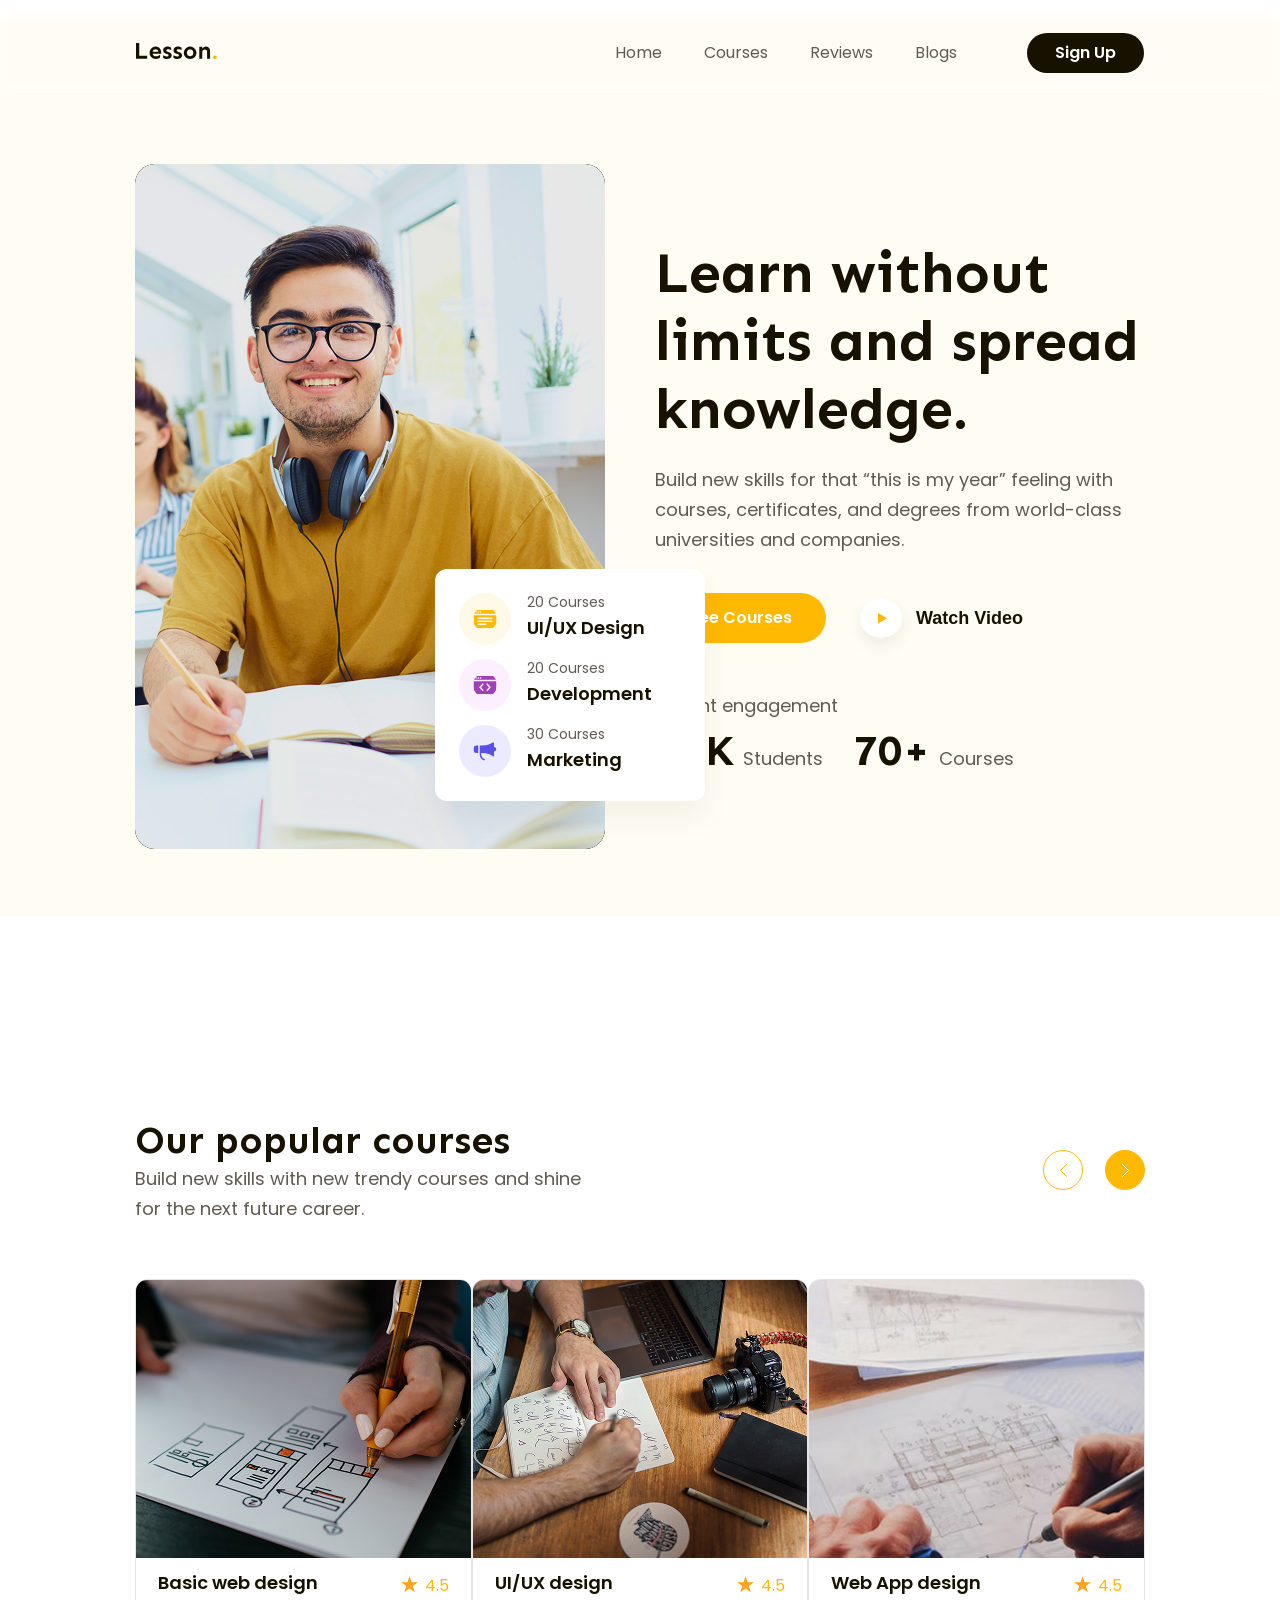
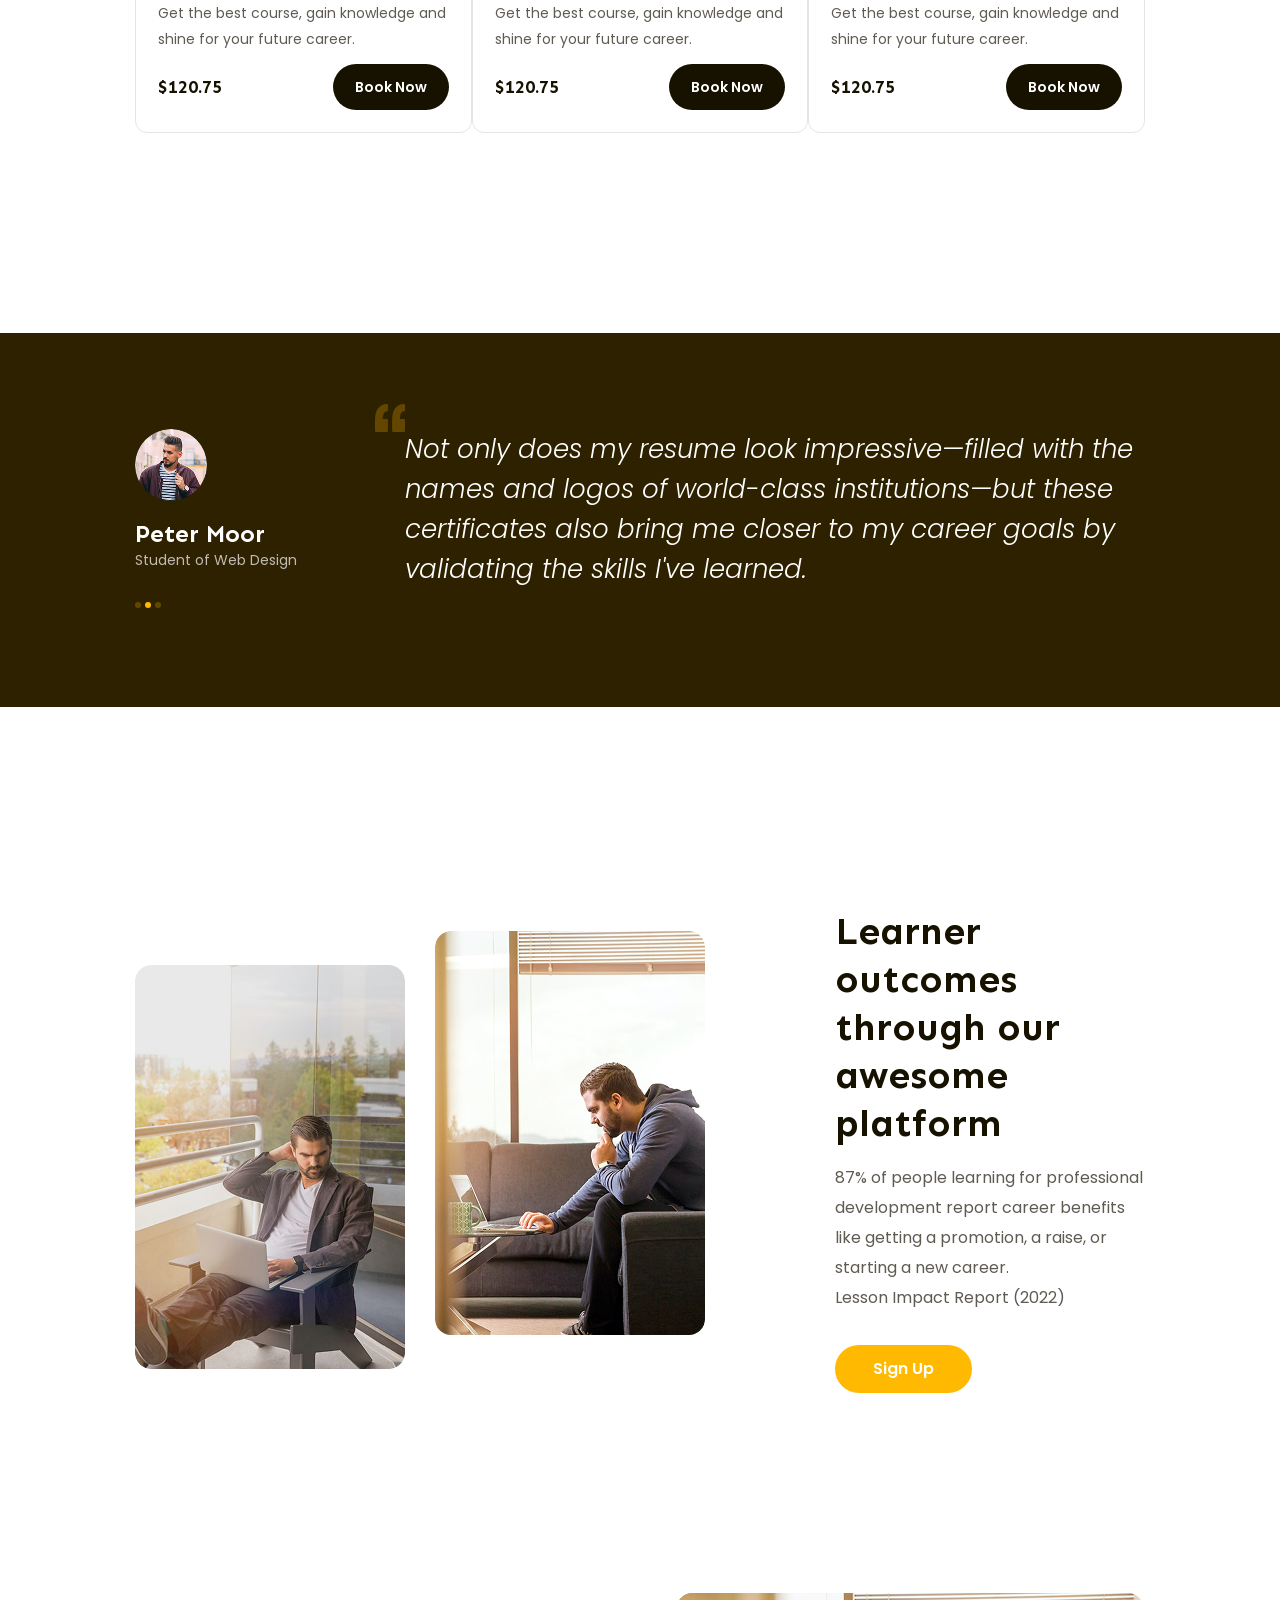
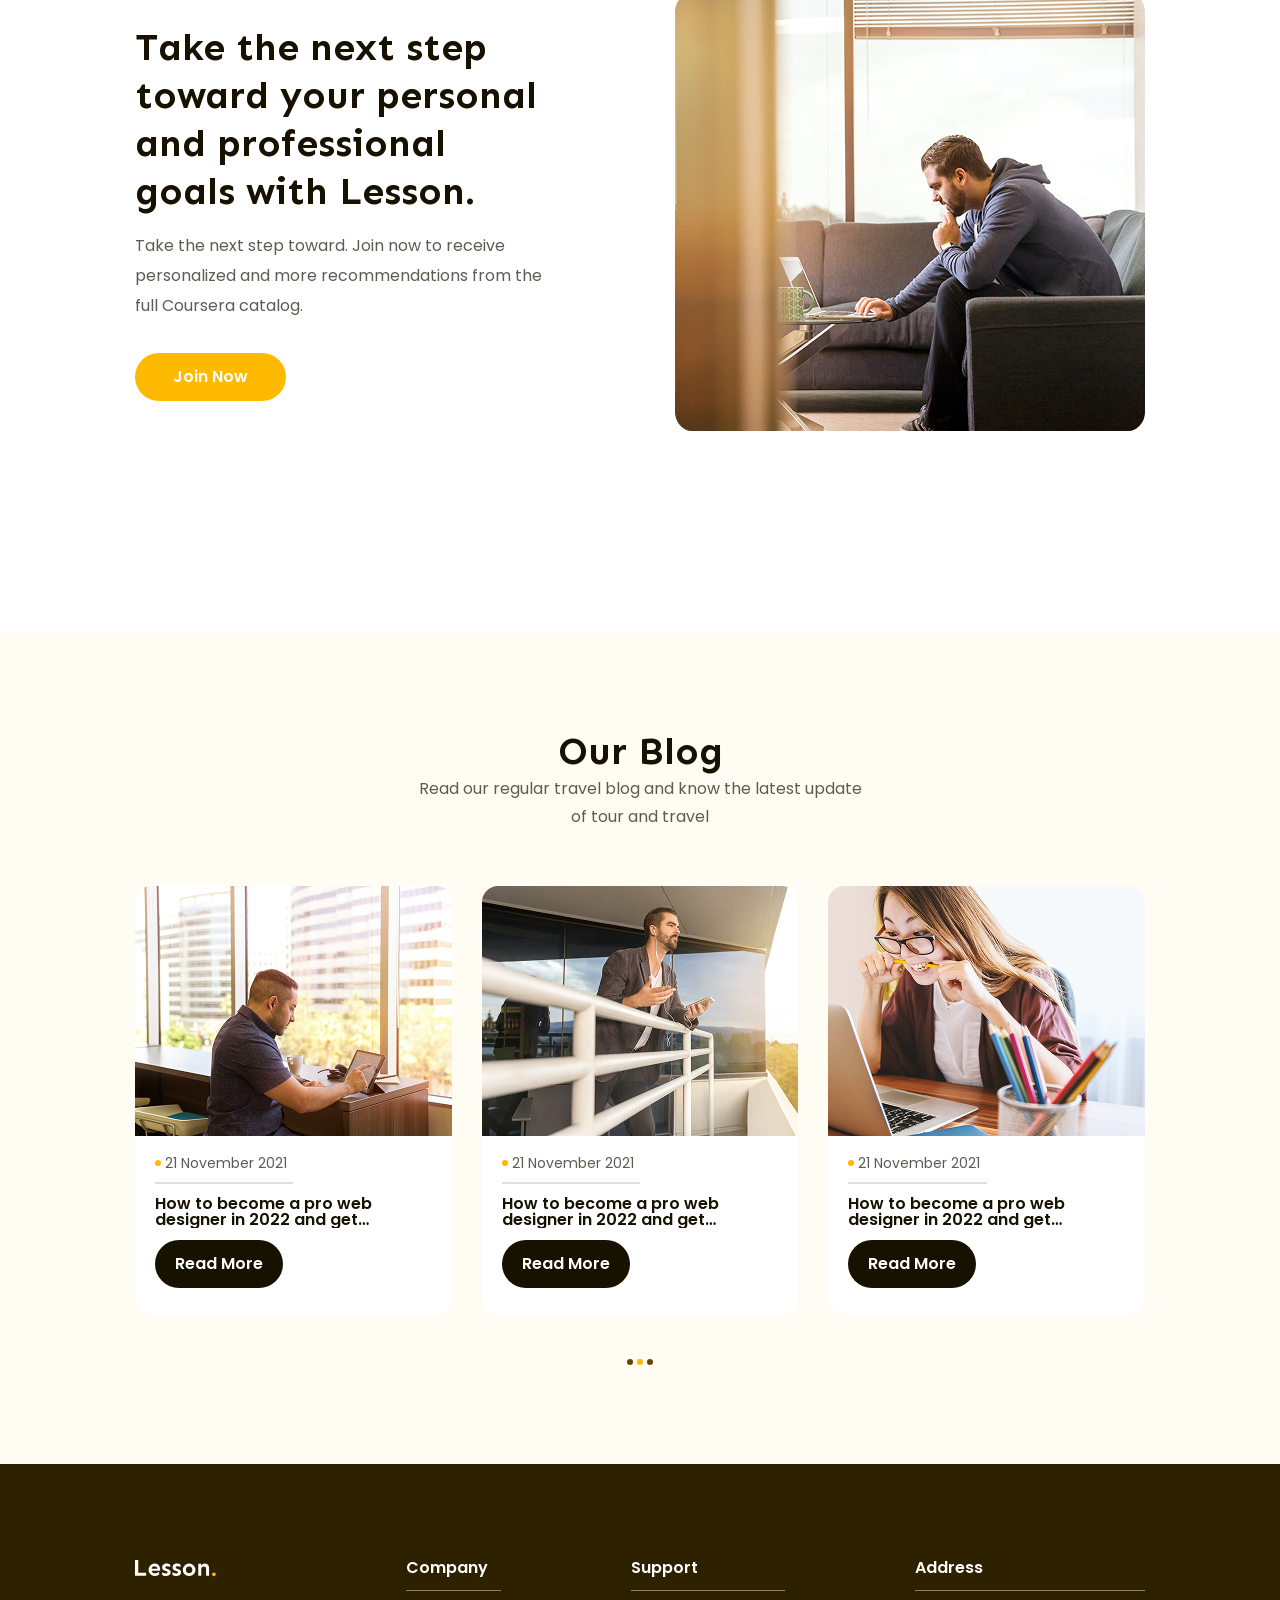
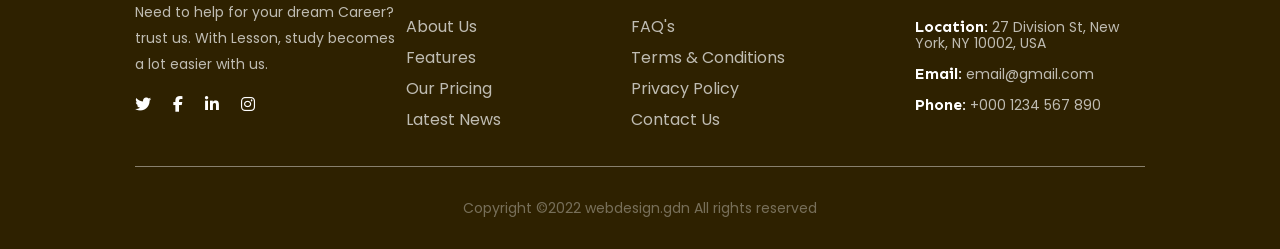
<file: 02. Education Platform Website (Me)/index.html>
<!doctype html>
<html lang="en">
	<head>
		<meta charset="UTF-8" />
		<meta
			name="viewport"
			content="width=device-width, initial-scale=1.0" />
		<title>Lesson. – Learn Without Limits</title>

		<!-- ------------------- FAVICON ----------------------- -->
		<link
			rel="apple-touch-icon"
			sizes="57x57"
			href="assets/favicon/apple-icon-57x57.png" />
		<link
			rel="apple-touch-icon"
			sizes="60x60"
			href="assets/favicon/apple-icon-60x60.png" />
		<link
			rel="apple-touch-icon"
			sizes="72x72"
			href="assets/favicon/apple-icon-72x72.png" />
		<link
			rel="apple-touch-icon"
			sizes="76x76"
			href="assets/favicon/apple-icon-76x76.png" />
		<link
			rel="apple-touch-icon"
			sizes="114x114"
			href="assets/favicon/apple-icon-114x114.png" />
		<link
			rel="apple-touch-icon"
			sizes="120x120"
			href="assets/favicon/apple-icon-120x120.png" />
		<link
			rel="apple-touch-icon"
			sizes="144x144"
			href="assets/favicon/apple-icon-144x144.png" />
		<link
			rel="apple-touch-icon"
			sizes="152x152"
			href="assets/favicon/apple-icon-152x152.png" />
		<link
			rel="apple-touch-icon"
			sizes="180x180"
			href="assets/favicon/apple-icon-180x180.png" />
		<link
			rel="icon"
			type="image/png"
			sizes="192x192"
			href="assets/favicon/android-icon-192x192.png" />
		<link
			rel="icon"
			type="image/png"
			sizes="32x32"
			href="assets/favicon/favicon-32x32.png" />
		<link
			rel="icon"
			type="image/png"
			sizes="96x96"
			href="assets/favicon/favicon-96x96.png" />
		<link
			rel="icon"
			type="image/png"
			sizes="16x16"
			href="assets/favicon/favicon-16x16.png" />
		<link
			rel="manifest"
			href="assets/favicon/manifest.json" />
		<meta
			name="msapplication-TileColor"
			content="#ffffff" />
		<meta
			name="msapplication-TileImage"
			content="assets/favicon/ms-icon-144x144.png" />
		<meta
			name="theme-color"
			content="#ffffff" />

		<!-- --------------------- FONTAWESOME ----------------------- -->
		<link
			rel="preconnect"
			href="https://cdnjs.cloudflare.com" />
		<link
			rel="stylesheet"
			href="./assets/fonts/stylesheet.css" />
		<link
			rel="stylesheet"
			href="https://cdnjs.cloudflare.com/ajax/libs/font-awesome/6.7.2/css/all.min.css"
			crossorigin="anonymous"
			referrerpolicy="no-referrer" />

		<!-- ------------------- CSS ----------------------- -->
		<link
			rel="stylesheet"
			href="assets/css/reset.css" />
		<link
			rel="stylesheet"
			href="assets/css/root.css" />
		<link
			rel="stylesheet"
			href="assets/css/styles.css" />
	</head>

	<body>
		<!-- ------------------- HEADER ----------------------- -->
		<header>
			<div class="container">
				<nav class="row">
					<a href="#home">
						<img
							src="./assets/images/Logo Page (Dark).svg"
							alt="Logo Page" />
					</a>
					<div class="row">
						<ul class="row">
							<li><a href="#home">Home</a></li>
							<li><a href="#courses">Courses</a></li>
							<li><a href="#feedback">Reviews</a></li>
							<li><a href="#blog">Blogs</a></li>
						</ul>
						<a
							href="#"
							class="btn btn-signup"
							>Sign Up</a
						>
					</div>
				</nav>
			</div>
		</header>

		<main>
			<!-- ------------------- HOME ----------------------- -->
			<section
				id="home"
				class="row">
				<div class="row container">
					<div class="hero__media">
						<img
							class="hero__image"
							src="./assets/images/guy-lesson 1.png"
							alt="Guy Lesson" />
						<div class="column course-badge">
							<div class="row course-badge__item">
								<img
									class="course-badge__icon"
									src="./assets/images/icons/Orion_page.svg"
									alt="UI/UX Design" />
								<div class="column course-badge__content">
									<span class="course-badge__count">20 Courses</span>
									<p class="course-badge__title">UI/UX Design</p>
								</div>
							</div>
							<div class="row course-badge__item">
								<img
									class="course-badge__icon"
									src="./assets/images/icons/Orion_code-window.svg"
									alt="Development" />
								<div class="column course-badge__content">
									<span class="course-badge__count">20 Courses</span>
									<p class="course-badge__title">Development</p>
								</div>
							</div>
							<div class="row course-badge__item">
								<img
									class="course-badge__icon"
									src="./assets/images/icons/Orion_megaphone.svg"
									alt="Marketing" />
								<div class="column course-badge__content">
									<span class="course-badge__count">30 Courses</span>
									<p class="course-badge__title">Marketing</p>
								</div>
							</div>
						</div>
					</div>

					<div class="hero__content">
						<h1 class="hero__title">Learn without limits and spread knowledge.</h1>
						<p class="hero__desc">
							Build new skills for that “this is my year” feeling with courses, certificates, and degrees
							from world-class universities and companies.
						</p>
						<div class="row hero__actions">
							<a
								href="#!"
								class="btn">
								See Courses
							</a>
							<button
								type="button"
								class="row video-btn">
								<div class="row video-btn__play-btn">
									<img
										style="margin-left: 4px"
										src="./assets/images/icons/Polygon.svg"
										alt="Play video" />
								</div>
								<span class="video-btn__text"> Watch Video </span>
							</button>
						</div>
						<div class="hero__stats">
							<p class="hero__stats-title">Recent engagement</p>
							<div class="row stats-list">
								<div class="stat-item">
									<strong class="stat-item__number">50K</strong>
									<span class="stat-item__label">Students</span>
								</div>
								<div class="stat-item">
									<strong class="stat-item__number">70+</strong>
									<span class="stat-item__label">Courses</span>
								</div>
							</div>
						</div>
					</div>
				</div>
			</section>

			<!-- ------------------- COURSES ----------------------- -->
			<section id="courses">
				<div class="column container">
					<div class="row courses__header">
						<div class="header__content">
							<h2 class="header__title">Our popular courses</h2>
							<p class="header__desc">
								Build new skills with new trendy courses and shine for the next future career.
							</p>
						</div>
						<div class="header__actions">
							<button
								type="button"
								class="prev-btn">
								<img
									src="./assets/images/icons/arrow.svg"
									alt="Previous" />
							</button>
							<button
								type="button"
								class="next-btn">
								<img
									src="./assets/images/icons/arrow2.svg"
									alt="Next" />
							</button>
						</div>
					</div>
					<div class="row courses__list">
						<div class="course-card">
							<div class="course-card__image">
								<img
									src="./assets/images/Image.png"
									alt="Course 1" />
							</div>
							<div class="course-card__content">
								<div class="row course-card__header">
									<h3 class="course__title line-clamp">Basic web design</h3>
									<div class="row course__rating">
										<img
											src="./assets/images/icons/star.svg"
											alt="Icon star" />
										<span class="course__rating-number">4.5</span>
									</div>
								</div>
								<p
									class="course__desc line-clamp"
									style="--line-clamp: 3">
									Get the best course, gain knowledge and shine for your future career.
								</p>
								<div class="row course__actions">
									<strong class="course__price">$120.75</strong>
									<a
										href="#!"
										class="btn"
										>Book Now</a
									>
								</div>
							</div>
						</div>
						<div class="course-card">
							<div class="course-card__image">
								<img
									src="./assets/images/Image (1).png"
									alt="Course 1" />
							</div>
							<div class="course-card__content">
								<div class="row course-card__header">
									<h3 class="course__title line-clamp">UI/UX design</h3>
									<div class="row course__rating">
										<img
											src="./assets/images/icons/star.svg"
											alt="Icon star" />
										<span class="course__rating-number">4.5</span>
									</div>
								</div>
								<p
									class="course__desc line-clamp"
									style="--line-clamp: 3">
									Get the best course, gain knowledge and shine for your future career.
								</p>
								<div class="row course__actions">
									<strong class="course__price">$120.75</strong>
									<a
										href="#!"
										class="btn"
										>Book Now</a
									>
								</div>
							</div>
						</div>
						<div class="course-card">
							<div class="course-card__image">
								<img
									src="./assets/images/Image (2).png"
									alt="Course 1" />
							</div>
							<div class="course-card__content">
								<div class="row course-card__header">
									<h3 class="course__title line-clamp">Web App design</h3>
									<div class="row course__rating">
										<img
											src="./assets/images/icons/star.svg"
											alt="Icon star" />
										<span class="course__rating-number">4.5</span>
									</div>
								</div>
								<p
									class="course__desc line-clamp"
									style="--line-clamp: 3">
									Get the best course, gain knowledge and shine for your future career.
								</p>
								<div class="row course__actions">
									<strong class="course__price">$120.75</strong>
									<a
										href="#!"
										class="btn"
										>Book Now</a
									>
								</div>
							</div>
						</div>
					</div>
				</div>
			</section>

			<!-- ------------------- FEEDBACK ----------------------- -->
			<section id="feedback">
				<div class="row container">
					<div class="column feedback__user">
						<div class="user-img">
							<img
								src="./assets/images/Ellipse 2649.png"
								alt="Avatar user" />
						</div>
						<p class="username">Peter Moor</p>
						<span class="user-desc">Student of Web Design</span>
						<div class="testimonial__dots">
							<span class="dot"></span>
							<span class="dot dot--active"></span>
							<span class="dot"></span>
						</div>
					</div>
					<div class="feedback__content">
						<blockquote class="feedback__content-text">
							Not only does my resume look impressive—filled with the names and logos of world-class
							institutions—but these certificates also bring me closer to my career goals by validating
							the skills I've learned.
						</blockquote>
						<img
							class="double-quote"
							src="./assets/images/icons/double quote.svg"
							alt="Double Quote" />
					</div>
				</div>
			</section>

			<!-- ------------------- CTA ----------------------- -->
			<section id="cta">
				<div class="container cta__item--first">
					<div class="row feature">
						<div class="row feature__media">
							<div class="feature__image">
								<img
									src="./assets/images/Rectangle 10.png"
									alt="Learner working on laptop outdoors" />
							</div>
							<div class="feature__image">
								<img
									src="./assets/images/Rectangle 11.png"
									alt="Learner studying on a couch" />
							</div>
						</div>
						<div class="column feature__content">
							<h2 class="feature__title">Learner outcomes through our awesome platform</h2>
							<p class="feature__desc">
								87% of people learning for professional development report career benefits like getting
								a promotion, a raise, or starting a new career.
							</p>
							<p class="feature__note">Lesson Impact Report (2022)</p>
							<a
								href="#!"
								class="btn"
								>Sign Up</a
							>
						</div>
					</div>
				</div>
				<div class="container cta__item--last">
					<div class="row feature reverse">
						<div class="feature__media">
							<div class="feature__image">
								<img
									src="./assets/images/Rectangle 12.png"
									alt="Learner focused on studying" />
							</div>
						</div>
						<div class="feature__content">
							<h2 class="feature__title">
								Take the next step toward your personal and professional goals with Lesson.
							</h2>
							<p class="feature__desc">
								Take the next step toward. Join now to receive personalized and more recommendations
								from the full Coursera catalog.
							</p>
							<a
								href="#!"
								class="btn"
								>Join Now</a
							>
						</div>
					</div>
				</div>
			</section>

			<!-- ------------------- BLOG ----------------------- -->
			<section id="blog">
				<div class="column container">
					<div class="blog__header">
						<h2 class="blog__heading">Our Blog</h2>
						<p class="blog__desc">
							Read our regular travel blog and know the latest update of tour and travel
						</p>
					</div>
					<div class="row blog__list">
						<article class="blog-card">
							<div class="blog-card__thumb">
								<img
									src="./assets/images/marta-dall-omo-0XXliBVeIgI-unsplash (1).png"
									alt="Blog thumbnail" />
							</div>
							<div class="column blog-card__body">
								<div class="row blog-card__date">
									<span class="blog-card__dot"></span>
									<time datetime="2021-11-21">21 November 2021</time>
								</div>
								<hr />
								<h3 class="blog-card__title line-clamp">
									How to become a pro web designer in 2022 and get remote job?
								</h3>
								<a
									href="#!"
									class="btn blog-card__btn">
									Read More
								</a>
							</div>
						</article>
						<article class="blog-card">
							<div class="blog-card__thumb">
								<img
									src="./assets/images/marta-dall-omo-0XXliBVeIgI-unsplash (1) (1).png"
									alt="Blog thumbnail" />
							</div>
							<div class="column blog-card__body">
								<div class="row blog-card__date">
									<span class="blog-card__dot"></span>
									<time datetime="2021-11-21">21 November 2021</time>
								</div>
								<hr />
								<h3 class="blog-card__title line-clamp">
									How to become a pro web designer in 2022 and get remote job?
								</h3>
								<a
									href="#!"
									class="btn blog-card__btn">
									Read More
								</a>
							</div>
						</article>
						<article class="blog-card">
							<div class="blog-card__thumb">
								<img
									src="./assets/images/marta-dall-omo-0XXliBVeIgI-unsplash (1) (2).png"
									alt="Blog thumbnail" />
							</div>

							<div class="column blog-card__body">
								<div class="row blog-card__date">
									<span class="blog-card__dot"></span>
									<time datetime="2021-11-21">21 November 2021</time>
								</div>
								<hr />
								<h3 class="blog-card__title line-clamp">
									How to become a pro web designer in 2022 and get remote job?
								</h3>
								<a
									href="#!"
									class="btn blog-card__btn">
									Read More
								</a>
							</div>
						</article>
					</div>
					<div class="testimonial__dots">
						<span class="dot"></span>
						<span class="dot dot--active"></span>
						<span class="dot"></span>
					</div>
				</div>
			</section>
		</main>

		<!-- ------------------- FOOTER ----------------------- -->
		<footer id="footer">
			<div class="container">
				<div class="column footer__brand">
					<a
						href="#home"
						class="footer__logo">
						<img
							src="./assets/images/Logo Page (Light).svg"
							alt="Logo Page" />
					</a>
					<p class="footer__desc">
						Need to help for your dream Career? trust us. With Lesson, study becomes a lot easier with us.
					</p>
					<div class="footer__socials">
						<a
							href="#!"
							class="social-link"
							aria-label="Twitter">
							<i
								class="fa-brands fa-twitter"
								aria-hidden="true">
							</i>
						</a>
						<a
							href="#!"
							class="social-link"
							aria-label="Facebook">
							<i
								class="fa-brands fa-facebook-f"
								aria-hidden="true">
							</i>
						</a>
						<a
							href="#!"
							class="social-link"
							aria-label="LinkedIn">
							<i
								class="fa-brands fa-linkedin-in"
								aria-hidden="true">
							</i>
						</a>
						<a
							href="#!"
							class="social-link"
							aria-label="Instagram">
							<i
								class="fa-brands fa-instagram"
								aria-hidden="true">
							</i>
						</a>
					</div>
				</div>
				<div class="row footer__navigation">
					<div class="footer__column">
						<h3 class="footer__heading">Company</h3>
						<hr />
						<ul class="column footer__list">
							<li><a href="#!">About Us</a></li>
							<li><a href="#!">Features</a></li>
							<li><a href="#!">Our Pricing</a></li>
							<li><a href="#!">Latest News</a></li>
						</ul>
					</div>
					<div class="footer__column">
						<h3 class="footer__heading">Support</h3>
						<hr />
						<ul class="column footer__list">
							<li><a href="#!">FAQ's</a></li>
							<li><a href="#!">Terms & Conditions</a></li>
							<li><a href="#!">Privacy Policy</a></li>
							<li><a href="#!">Contact Us</a></li>
						</ul>
					</div>
					<div class="column footer__column">
						<h3 class="footer__heading">Address</h3>
						<hr />
						<ul class="column footer__contact">
							<li>
								<strong>Location:</strong>
								<a href="https://www.google.com/maps?q=27+Division+St,+New+York,+NY+10002"
									>27 Division St, New York, NY 10002, USA</a
								>
							</li>
							<li>
								<strong>Email:</strong>
								<a href="mailto:email@gmail.com">email@gmail.com</a>
							</li>
							<li>
								<strong>Phone:</strong>
								<a href="tel:+0001234567890">+000 1234 567 890</a>
							</li>
						</ul>
					</div>
				</div>
			</div>
			<div class="column container">
				<hr />
				<div class="footer__bottom">
					<p class="footer__copyright">Copyright ©2022 webdesign.gdn All rights reserved</p>
				</div>
			</div>
		</footer>
	</body>
</html>
</file>
<file: 01. Real Estate Landing Page (Me)/assets/fonts/stylesheet.css>
/* ========================= POPPINS FONT =============================== */
@font-face {
    font-family: 'Poppins';
    src: url('./Poppins/dehinted-Poppins-BlackItalic.woff2') format('woff2'),
        url('./Poppins/dehinted-Poppins-BlackItalic.woff') format('woff');
    font-weight: 900;
    font-style: italic;
    font-display: swap;
}

@font-face {
    font-family: 'Poppins';
    src: url('./Poppins/dehinted-Poppins-Black.woff2') format('woff2'),
        url('./Poppins/dehinted-Poppins-Black.woff') format('woff');
    font-weight: 900;
    font-style: normal;
    font-display: swap;
}

@font-face {
    font-family: 'Poppins';
    src: url('./Poppins/dehinted-Poppins-Bold.woff2') format('woff2'),
        url('./Poppins/dehinted-Poppins-Bold.woff') format('woff');
    font-weight: bold;
    font-style: normal;
    font-display: swap;
}

@font-face {
    font-family: 'Poppins';
    src: url('./Poppins/dehinted-Poppins-BoldItalic.woff2') format('woff2'),
        url('./Poppins/dehinted-Poppins-BoldItalic.woff') format('woff');
    font-weight: bold;
    font-style: italic;
    font-display: swap;
}

@font-face {
    font-family: 'Poppins';
    src: url('./Poppins/dehinted-Poppins-ExtraBold.woff2') format('woff2'),
        url('./Poppins/dehinted-Poppins-ExtraBold.woff') format('woff');
    font-weight: bold;
    font-style: normal;
    font-display: swap;
}

@font-face {
    font-family: 'Poppins';
    src: url('./Poppins/dehinted-Poppins-ExtraBoldItalic.woff2') format('woff2'),
        url('./Poppins/dehinted-Poppins-ExtraBoldItalic.woff') format('woff');
    font-weight: bold;
    font-style: italic;
    font-display: swap;
}

@font-face {
    font-family: 'Poppins';
    src: url('./Poppins/dehinted-Poppins-ExtraLight.woff2') format('woff2'),
        url('./Poppins/dehinted-Poppins-ExtraLight.woff') format('woff');
    font-weight: 200;
    font-style: normal;
    font-display: swap;
}

@font-face {
    font-family: 'Poppins';
    src: url('./Poppins/dehinted-Poppins-ExtraLightItalic.woff2') format('woff2'),
        url('./Poppins/dehinted-Poppins-ExtraLightItalic.woff') format('woff');
    font-weight: 200;
    font-style: italic;
    font-display: swap;
}

@font-face {
    font-family: 'Poppins';
    src: url('./Poppins/dehinted-Poppins-Italic.woff2') format('woff2'),
        url('./Poppins/dehinted-Poppins-Italic.woff') format('woff');
    font-weight: normal;
    font-style: italic;
    font-display: swap;
}

@font-face {
    font-family: 'Poppins';
    src: url('./Poppins/dehinted-Poppins-Light.woff2') format('woff2'),
        url('./Poppins/dehinted-Poppins-Light.woff') format('woff');
    font-weight: 300;
    font-style: normal;
    font-display: swap;
}

@font-face {
    font-family: 'Poppins';
    src: url('./Poppins/dehinted-Poppins-LightItalic.woff2') format('woff2'),
        url('./Poppins/dehinted-Poppins-LightItalic.woff') format('woff');
    font-weight: 300;
    font-style: italic;
    font-display: swap;
}

@font-face {
    font-family: 'Poppins';
    src: url('./Poppins/dehinted-Poppins-Medium.woff2') format('woff2'),
        url('./Poppins/dehinted-Poppins-Medium.woff') format('woff');
    font-weight: 500;
    font-style: normal;
    font-display: swap;
}

@font-face {
    font-family: 'Poppins';
    src: url('./Poppins/dehinted-Poppins-MediumItalic.woff2') format('woff2'),
        url('./Poppins/dehinted-Poppins-MediumItalic.woff') format('woff');
    font-weight: 500;
    font-style: italic;
    font-display: swap;
}

@font-face {
    font-family: 'Poppins';
    src: url('./Poppins/dehinted-Poppins-Regular.woff2') format('woff2'),
        url('./Poppins/dehinted-Poppins-Regular.woff') format('woff');
    font-weight: normal;
    font-style: normal;
    font-display: swap;
}

@font-face {
    font-family: 'Poppins';
    src: url('./Poppins/dehinted-Poppins-SemiBold.woff2') format('woff2'),
        url('./Poppins/dehinted-Poppins-SemiBold.woff') format('woff');
    font-weight: 600;
    font-style: normal;
    font-display: swap;
}

@font-face {
    font-family: 'Poppins';
    src: url('./Poppins/dehinted-Poppins-SemiBoldItalic.woff2') format('woff2'),
        url('./Poppins/dehinted-Poppins-SemiBoldItalic.woff') format('woff');
    font-weight: 600;
    font-style: italic;
    font-display: swap;
}

@font-face {
    font-family: 'Poppins';
    src: url('./Poppins/dehinted-Poppins-Thin.woff2') format('woff2'),
        url('./Poppins/dehinted-Poppins-Thin.woff') format('woff');
    font-weight: 100;
    font-style: normal;
    font-display: swap;
}

@font-face {
    font-family: 'Poppins';
    src: url('./Poppins/dehinted-Poppins-ThinItalic.woff2') format('woff2'),
        url('./Poppins/dehinted-Poppins-ThinItalic.woff') format('woff');
    font-weight: 100;
    font-style: italic;
    font-display: swap;
}



/* ========================= LATO FONT =============================== */
@font-face {
    font-family: 'Lato';
    src: url('./Lato/dehinted-Lato-Black.woff2') format('woff2'),
        url('./Lato/dehinted-Lato-Black.woff') format('woff');
    font-weight: 900;
    font-style: normal;
    font-display: swap;
}

@font-face {
    font-family: 'Lato';
    src: url('./Lato/dehinted-Lato-BlackItalic.woff2') format('woff2'),
        url('./Lato/dehinted-Lato-BlackItalic.woff') format('woff');
    font-weight: 900;
    font-style: italic;
    font-display: swap;
}

@font-face {
    font-family: 'Lato';
    src: url('./Lato/dehinted-Lato-Bold.woff2') format('woff2'),
        url('./Lato/dehinted-Lato-Bold.woff') format('woff');
    font-weight: bold;
    font-style: normal;
    font-display: swap;
}

@font-face {
    font-family: 'Lato';
    src: url('./Lato/dehinted-Lato-BoldItalic.woff2') format('woff2'),
        url('./Lato/dehinted-Lato-BoldItalic.woff') format('woff');
    font-weight: bold;
    font-style: italic;
    font-display: swap;
}

@font-face {
    font-family: 'Lato';
    src: url('./Lato/dehinted-Lato-Italic.woff2') format('woff2'),
        url('./Lato/dehinted-Lato-Italic.woff') format('woff');
    font-weight: normal;
    font-style: italic;
    font-display: swap;
}

@font-face {
    font-family: 'Lato';
    src: url('./Lato/dehinted-Lato-Light.woff2') format('woff2'),
        url('./Lato/dehinted-Lato-Light.woff') format('woff');
    font-weight: 300;
    font-style: normal;
    font-display: swap;
}

@font-face {
    font-family: 'Lato';
    src: url('./Lato/dehinted-Lato-LightItalic.woff2') format('woff2'),
        url('./Lato/dehinted-Lato-LightItalic.woff') format('woff');
    font-weight: 300;
    font-style: italic;
    font-display: swap;
}

@font-face {
    font-family: 'Lato';
    src: url('./Lato/dehinted-Lato-Regular.woff2') format('woff2'),
        url('./Lato/dehinted-Lato-Regular.woff') format('woff');
    font-weight: normal;
    font-style: normal;
    font-display: swap;
}

@font-face {
    font-family: 'Lato Hairline';
    src: url('./Lato/dehinted-Lato-Hairline.woff2') format('woff2'),
        url('./Lato/dehinted-Lato-Hairline.woff') format('woff');
    font-weight: 300;
    font-style: normal;
    font-display: swap;
}

@font-face {
    font-family: 'Lato Hairline';
    src: url('./Lato/dehinted-Lato-HairlineItalic.woff2') format('woff2'),
        url('./Lato/dehinted-Lato-HairlineItalic.woff') format('woff');
    font-weight: 300;
    font-style: italic;
    font-display: swap;
}
</file>
<file: 01. Real Estate Landing Page (Me)/assets/css/root.css>
:root {
  --primary-color: #0F1B4C;
  --star-color: #FFCA56;
  --bg-color: #e6f0ff;
  --bg-color-2: #F5FAFE;
  --bg-color-3: #063183;
  --bg-color-4: #F9F9F9;
  --hr-color: #E9E9E9;
  --a-color: #0689FF;
  --p-color: #687690;
  --color-1: #4d4d52;
  --color-2: #000336;
}
</file>
<file: 01. Real Estate Landing Page (Me)/assets/css/styles.css>
/* ========================== ROOT ========================== */
* {
    box-sizing: border-box;
    margin: 0;
}

html {
    font-size: 62.5%;
}

body {
    font-family: "Poppins", sans-serif;
    font-size: 1.6rem;
    /*16px*/
}

body,
html {
    scroll-behavior: smooth;
}






/* ========================= COMMON ========================= */
a {
    text-decoration: none;
    color: var(--a-color);
    transition: all .3s ease;
}

a:hover {
    color: var(--color-2);
    opacity: 0.8;
}

p {
    font-size: 1.6rem;
    line-height: 1.8;
    font-weight: 500;
    color: var(--p-color);
}

strong {
    font-weight: 600;
}

hr {
    background: var(--hr-color);
    width: 100%;
    border-width: 0;
    height: 0.2rem;
    margin: 2.5rem 0;
}

h1 {
    font-size: 6.4rem;
    font-weight: 700;
    color: var(--color-2);
    line-height: 1.1875;
}

h2 {
    font-size: 3.5rem;
    font-weight: 600;
    color: var(--color-2);
}

h3 {
    font-size: 2rem;
    font-weight: 500;
    color: var(--color-2);
}

section {
    margin-bottom: 8rem;
}

.fa-solid {
    margin-left: 0.4rem;
}

.btn {
    display: inline-block;
    color: #fff !important;
    text-align: center;
    padding: 1.85rem 1.8rem;
    font-size: 1.3rem;
    background: var(--primary-color);
    min-width: 9.8rem;
    border-radius: 0.8rem;
    transition: all 0.3s ease;
    font-weight: 500;
}

.btn:hover {
    opacity: 0.8;
}

.container {
    display: flex;
    width: calc(100% - 16.5*2rem);
    margin: 0 auto;
}

.row {
    display: flex;
}

.column {
    display: flex;
    flex-direction: column;
}

.line-clamp {
    display: -webkit-box;
    -webkit-box-orient: vertical;
    -webkit-line-clamp: var(--line-clamp, 2);
    line-clamp: var(--line-clamp, 2);
    overflow: hidden;
    overflow-wrap: break-word;
    word-break: break-all;
}

#client,
#services,
#features,
#resources,
#contact,
#footer {
    padding: 8rem 0;
}






/* ========================= HEADER ========================= */

header {
    background: var(--bg-color);
    position: sticky;
    top: -1rem;
    z-index: 999;
    left: 0;
    right: 0;
}

header .navbar {
    width: 100%;
    align-items: center;
    font-weight: 500;
    padding: 3rem 0 2rem 0;
}

header .navbar__menu {
    align-items: center;
}

header .navbar__actions {
    margin-left: auto;
}

header .navbar ul a {
    font-size: 1.4rem;
    font-weight: 500;
    color: var(--color-1);
    padding: 1.3rem 1.4rem;
    transition: all 0.3s ease;
}

header .navbar ul a:hover {
    color: var(--primary-color);
}

header .logo {
    margin-right: 5rem;
}

.btn-signin {
    font-size: 1.4rem;
    font-weight: 500;
    color: var(--primary-color);
    padding: 1.3rem 1.8rem;
}

.btn-signup {
    font-size: 1.4rem;
    color: #fff;
    padding: 1.3rem 0;
}






/* ========================= HERO SECTION ========================= */
#hero {
    height: calc(100vh - 9rem);
    background: var(--bg-color);
}

#hero .container {
    align-items: center;
    height: 100%;
    position: relative;
}

#hero .hero__content {
    max-width: 56.8rem;
}

.hero__content p:first-of-type {
    font-size: 1.8rem;
    margin-bottom: 0.8rem;
}

.hero__content p:last-of-type {
    font-weight: 400;
    font-size: 1.8rem;
    margin-top: 3rem;
    margin-bottom: 4rem;
}

#hero .hero__image {
    position: absolute;
    bottom: -0.4rem;
    right: -10rem;
}

.btn-cta {
    padding-left: 3.75rem;
    padding-right: 3.75rem;
}











/* ========================= CLIENT SECTION ========================= */
#client {
    padding: 4.3rem 0;
}

#client .trusted {
    width: 100%;
    row-gap: 7rem;
}

.trusted__top {
    justify-content: space-between;
    align-items: center;
}

.trusted__top p {
    font-size: 1.6rem;
}

.trusted__top .stars {
    font-size: 2rem;
    color: var(--star-color);
    text-align: end;
}

.trusted__info,
.trusted__rating {
    row-gap: 1.8rem;
}

.list__brands {
    justify-content: space-between;
    align-items: center;
    flex-wrap: wrap;
    row-gap: 2rem;
}

.list__brands .brand {
    display: flex;
    align-items: center;
    justify-content: center;
    height: 9rem;
    padding: 0 4rem;
    min-width: 0;
    border-radius: 1.2rem;
    transition: all .3s ease;
}

.list__brands .brand img {
    max-width: 100%;
    height: auto;
}

.list__brands .brand:hover {
    box-shadow: rgba(0, 0, 0, 0.08) 0px 4px 12px;
}










/* ========================= SERVICES SECTION ========================= */
#services {
    scroll-margin-top: 12rem;
}

#services .container {
    align-items: center;
}

#services .services__header {
    flex-direction: column;
    max-width: 46rem;
    text-align: center;
    margin-bottom: 7rem;
}

#services .services__header h2 {
    position: relative;
    margin-bottom: 2rem;
}

#services .services__header h2::before {
    position: absolute;
    content: "";
    height: 0.4rem;
    width: 4rem;
    border-radius: 999px;
    background: var(--primary-color);
    top: -1rem;
    left: 50%;
    transform: translateX(-50%);
}

#services .services__header p {
    font-weight: 400;
}

#services .list-services {
    width: 100%;
    justify-content: space-evenly;
    align-items: center;
    margin-bottom: 4.8rem;
}

#services .list-services .service__item {
    justify-content: space-evenly;
    align-items: center;
}

#services .list-services .service__item img {
    margin-bottom: 2.6rem;
}

#services .list-services .service__item h3 {
    margin-bottom: 1rem;
}

#services .list-services .service__item a {
    font-weight: 600;
}

#services .list-services .service__item a i {
    transform: translateY(0.1rem);
}










/* ========================= FEATURES SECTION ========================= */
#features {
    background: var(--bg-color-2);
    scroll-margin-top: 5rem;
}

#features .container {
    row-gap: 6.8rem;
}

#features .features__header {
    row-gap: 2rem;
}

#features .features__header .row {
    justify-content: space-between;
}

#features .features__header .row a {
    font-weight: 600;
}

#features .features__header p {
    font-weight: 400;
}

#features .features__list {
    display: grid;
    grid-template-columns: repeat(3, 1fr);
    gap: 3rem;
}

#features .features__list .feature-item {
    background: #fff;
    border-radius: 1.2rem;
    overflow: hidden;
}

#features .features__list .feature-item .img-wrapper {
    width: 100%;
    height: 23rem;
}

#features .features__list .feature-item .img-wrapper img {
    width: 100%;
    height: 100%;
    object-fit: cover;
}

#features .features__list .feature-item .content {
    padding: 1.7rem 2rem;
    min-width: 0;
}

#features .features__list .feature-item h3 {
    margin-bottom: 1.1rem;
    font-weight: 600;
    line-height: 1.4;
}

#features .features__list .feature-item p {
    font-size: 1.4rem;
    margin-bottom: 2.1rem;
    line-height: 1.4;
}

#features .feature-item .features {
    justify-content: space-between;
    align-items: center;
}

#features .feature-item .features span {
    color: var(--color-1);
    font-weight: 500;
    font-size: 1.6rem;
}

#features .feature-item .features .fa-solid {
    color: var(--a-color);
    font-size: 1.8rem;
    margin-left: 0;
    margin-right: 0.8rem;
}












/* ========================= RESOURCES SECTION ========================= */
#resources {
    scroll-margin-top: 3rem;
}

#resources .container {
    row-gap: 5.2rem;
}

.resources__top {
    justify-content: space-evenly;
    align-items: center;
}

.resources__top .resources__img {
    position: relative;
    width: 40rem;
    height: 46rem;
    border-radius: 1.2rem;
}

.resources__top .resources__img img {
    width: 100%;
    height: 100%;
    object-fit: cover;
}

.resources__top .card {
    position: absolute;
    top: 0;
    left: -12rem;
    max-width: 24rem;
    padding: 4.5rem 2.2rem;
    background: #fff;
    box-shadow: 10px 10px 20px 0px #00000005;
    border-radius: 1.2rem;
}

.resources__top .card .card__top .stat__row {
    justify-content: space-between;
    align-items: center;
    margin-bottom: 0.8rem;
}

.resources__top .card .card__top strong {
    font-size: 2.6rem;
    font-weight: 700;
}

.resources__top .card .card__top .stat__row img {
    width: 3rem;
}

.resources__top .card .card__top .stat__desc {
    font-size: 1.2rem;
    font-weight: 400;
}

.resources__top .card .avatar-block {
    flex-wrap: wrap;
    gap: 1.6rem 1.4rem;
    margin-top: 1.6rem;
}

.resources__top .card .avatar-group {
    display: flex;
}

.resources__top .card .avatar {
    display: inline-flex;
    align-items: center;
    justify-content: center;
    width: 1.6rem;
    height: 1.6rem;
    border-radius: 50%;
    flex-shrink: 0;
    object-fit: cover;
    background: var(--bg-color, #fff);
    font-size: 0.8rem;
    font-weight: 450;
    letter-spacing: -0.02em;
    color: #fff;
}

.resources__top .card .avatar-group .avatar:not(:first-child) {
    margin-left: -0.3rem;
}

.resources__top .resources__content {
    max-width: 31rem;
}

.resources__top .resources__content h2 {
    position: relative;
}

.resources__top .resources__content h2::before {
    position: absolute;
    content: "";
    height: 0.4rem;
    width: 4rem;
    border-radius: 999px;
    background: var(--primary-color);
    top: -1.5rem;
    left: 0;
}

.resources__top .resources__content p {
    margin-top: 2rem;
    font-weight: 400;
    line-height: 3rem;
}

.resources__bottom .stats-details {
    width: 100%;
    justify-content: space-between;
}

.resources__bottom .stats-details strong {
    font-size: 6.4rem;
}

.resources__bottom .stats-item {
    align-items: center;
    row-gap: 1rem;
}










/* ========================= SUBSCRIPTION SECTION ========================= */
#subscription {
    padding-top: 5.5rem;
}

#subscription .subscription__background {
    position: relative;
    background: var(--bg-color-3);
    border-radius: 2rem;
    justify-content: center;
    padding: 12rem 8rem;
    width: 100%;
    height: 36rem;
}

#subscription .subscription__content h2 {
    color: #fff;
    margin-bottom: 1.5rem;
}

#subscription .subscription__content p {
    font-weight: 400;
    color: #fff;
    opacity: 0.75;
    margin-bottom: 2rem;
}

#subscription .subscription__content a {
    background: #fff;
    color: var(--primary-color) !important;
    padding-left: 4.2rem;
    padding-right: 4.2rem;
}

#subscription .subscription__background img {
    position: absolute;
    bottom: 0;
    right: 10rem;
}









/* ========================= FOOTER ========================= */
footer .container {
    padding: 5rem 0;
}

footer .footer__top {
    justify-content: space-between;
    margin-bottom: 8rem;
}

footer .footer__top h3 {
    font-family: "Lato", sans-serif;
    font-weight: 700;
    margin-bottom: 4.2rem;
}

footer .footer__top a {
    font-weight: 400;
    color: #000;
    opacity: 0.5;
}

footer .footer__top .desc {
    max-width: 26rem;
    color: #000;
    opacity: 0.5;
}

footer .footer__top>.column>ul {
    row-gap: 1.8rem;
}

footer .footer__top>.column>ul>li>a {
    transition: color 0.3s ease, opacity 0.3s ease;
}

footer .footer__top>.column>ul>li:hover>a {
    color: var(--primary-color);
    opacity: 1;
}

footer .footer__top .socials {
    column-gap: 1.6rem;
    margin-top: 2rem;
}

footer .footer__top .socials__item {
    justify-content: center;
    align-items: center;
    width: 2.8rem;
    height: 2.8rem;
    background: var(--bg-color-4);
    border-radius: 0.4rem;
    font-size: 1.2rem;
    color: #000;
    opacity: 1;
    transition: all 0.2s ease;
}

footer .footer__top .socials__item:hover {
    color: #fff;
    background: var(--primary-color);
}

footer .footer__bottom {
    justify-content: space-between;
    align-items: center;
}

footer .footer__bottom span {
    font-size: 1.4rem;
    font-weight: 400;
    opacity: 0.3;
}
</file>
<file: 02. Education Platform Website (Claude AI)/assets/css/styles.css>
/* ========================================
   LESSON. – Education Platform
   Main Stylesheet
   ======================================== */

/* ── Reset & Base ─────────────────────── */
*, *::before, *::after { box-sizing: border-box; margin: 0; padding: 0; }

:root {
    --color-primary:   #1B2D5B;   /* deep navy */
    --color-accent:    #F5B731;   /* golden yellow */
    --color-accent-dk: #D99F1A;
    --color-text:      #333D4B;
    --color-muted:     #6B7A99;
    --color-light:     #F7F8FC;
    --color-white:     #FFFFFF;
    --color-border:    #E2E8F0;

    --font-sans: 'Poppins', sans-serif;

    --radius-sm:  6px;
    --radius-md:  12px;
    --radius-lg:  20px;
    --radius-xl:  32px;
    --radius-full: 9999px;

    --shadow-card: 0 4px 24px rgba(27, 45, 91, 0.10);
    --shadow-float: 0 8px 32px rgba(27, 45, 91, 0.16);

    --transition: 0.3s ease;

    --container-width: 1180px;
    --header-height: 76px;
}

html { scroll-behavior: smooth; }

body {
    font-family: var(--font-sans);
    color: var(--color-text);
    background: var(--color-white);
    line-height: 1.6;
    -webkit-font-smoothing: antialiased;
}

img { display: block; max-width: 100%; height: auto; }
a  { text-decoration: none; color: inherit; }
ul { list-style: none; }
button { cursor: pointer; border: none; background: none; font-family: inherit; }

/* ── Container ────────────────────────── */
.container {
    max-width: var(--container-width);
    margin: 0 auto;
    padding: 0 24px;
}

/* ── Buttons ──────────────────────────── */
.btn {
    display: inline-flex;
    align-items: center;
    gap: 8px;
    padding: 12px 24px;
    border-radius: var(--radius-full);
    font-size: 0.9rem;
    font-weight: 600;
    transition: all var(--transition);
    white-space: nowrap;
}

.btn--primary {
    background: var(--color-primary);
    color: var(--color-white);
}
.btn--primary:hover { background: #263f80; transform: translateY(-2px); box-shadow: var(--shadow-float); }

.btn--yellow {
    background: var(--color-accent);
    color: var(--color-primary);
}
.btn--yellow:hover { background: var(--color-accent-dk); transform: translateY(-2px); box-shadow: 0 6px 24px rgba(245, 183, 49, 0.4); }

.btn--outline {
    background: transparent;
    color: var(--color-primary);
    border: 2px solid var(--color-primary);
}
.btn--outline:hover { background: var(--color-primary); color: var(--color-white); }

.btn--outline-dark {
    background: transparent;
    color: var(--color-primary);
    border: 2px solid var(--color-border);
}
.btn--outline-dark:hover { border-color: var(--color-primary); }

.btn--lg { padding: 15px 32px; font-size: 1rem; }
.btn--md { padding: 13px 28px; }
.btn--sm { padding: 8px 18px; font-size: 0.82rem; }

/* ── Section common ───────────────────── */
.section-label {
    display: inline-block;
    font-size: 0.82rem;
    font-weight: 600;
    letter-spacing: 1.5px;
    text-transform: uppercase;
    color: var(--color-accent);
    margin-bottom: 12px;
}

.section-title {
    font-size: clamp(1.6rem, 3vw, 2.4rem);
    font-weight: 700;
    color: var(--color-primary);
    line-height: 1.25;
    margin-bottom: 16px;
}

.section-desc {
    font-size: 1rem;
    color: var(--color-muted);
    line-height: 1.7;
    max-width: 520px;
}

.section-header {
    display: flex;
    align-items: flex-end;
    justify-content: space-between;
    gap: 24px;
    margin-bottom: 48px;
    flex-wrap: wrap;
}

/* ── HEADER ───────────────────────────── */
.header {
    position: fixed;
    top: 0; left: 0; right: 0;
    height: var(--header-height);
    background: rgba(255, 255, 255, 0.92);
    backdrop-filter: blur(12px);
    -webkit-backdrop-filter: blur(12px);
    border-bottom: 1px solid var(--color-border);
    z-index: 999;
    transition: box-shadow var(--transition);
}
.header.scrolled { box-shadow: 0 2px 24px rgba(27,45,91,0.10); }

.nav {
    display: flex;
    align-items: center;
    height: var(--header-height);
    gap: 40px;
}

.nav__logo {
    font-size: 1.5rem;
    font-weight: 800;
    color: var(--color-primary);
    flex-shrink: 0;
}
.nav__logo span { color: var(--color-accent); }

.nav__list {
    display: flex;
    align-items: center;
    gap: 8px;
    margin-left: auto;
}

.nav__link {
    padding: 6px 14px;
    border-radius: var(--radius-full);
    font-size: 0.92rem;
    font-weight: 500;
    color: var(--color-muted);
    transition: all var(--transition);
}
.nav__link:hover, .nav__link.active {
    color: var(--color-primary);
    background: var(--color-light);
}

.nav__actions {
    display: flex;
    align-items: center;
    gap: 12px;
    margin-left: 24px;
    flex-shrink: 0;
}

.nav__hamburger {
    display: none;
    flex-direction: column;
    gap: 5px;
    margin-left: auto;
    padding: 6px;
}
.nav__hamburger span {
    display: block;
    width: 24px;
    height: 2px;
    background: var(--color-primary);
    border-radius: 2px;
    transition: all var(--transition);
}

/* ── HERO ─────────────────────────────── */
.hero {
    padding-top: calc(var(--header-height) + 60px);
    padding-bottom: 80px;
    background: linear-gradient(135deg, #F0F4FF 0%, #FDFBF0 100%);
    overflow: hidden;
    position: relative;
}

.hero__inner {
    display: grid;
    grid-template-columns: 1fr 1fr;
    align-items: center;
    gap: 64px;
}

/* Left column — media */
.hero__media { order: -1; }

.hero__img-wrap {
    position: relative;
    display: inline-block;
    width: 100%;
}

.hero__student-img {
    width: 100%;
    max-width: 480px;
    border-radius: var(--radius-xl);
    object-fit: cover;
    display: block;
    margin: 0 auto;
}

/* Floating badges */
.hero__badge {
    position: absolute;
    display: flex;
    align-items: center;
    gap: 10px;
    background: var(--color-white);
    padding: 10px 16px;
    border-radius: var(--radius-lg);
    box-shadow: var(--shadow-float);
    font-size: 0.82rem;
    font-weight: 600;
    color: var(--color-primary);
    animation: floatY 3s ease-in-out infinite;
    white-space: nowrap;
}
.hero__badge--1 { top: 10%;  left: -20px; animation-delay: 0s; }
.hero__badge--2 { top: 42%;  left: -28px; animation-delay: 0.6s; }
.hero__badge--3 { top: 72%;  left: -16px; animation-delay: 1.2s; }

.hero__badge-icon {
    width: 32px; height: 32px;
    border-radius: 50%;
    background: var(--color-accent);
    color: var(--color-primary);
    display: flex; align-items: center; justify-content: center;
    font-size: 0.8rem;
}

/* Floating stat card */
.hero__stat-card {
    position: absolute;
    bottom: 12%;
    right: -24px;
    background: var(--color-primary);
    color: var(--color-white);
    padding: 14px 20px;
    border-radius: var(--radius-lg);
    box-shadow: var(--shadow-float);
    animation: floatY 3.5s ease-in-out infinite;
    animation-delay: 0.8s;
}
.hero__stat-item {
    display: flex;
    align-items: center;
    gap: 12px;
}
.hero__stat-item i { font-size: 1.4rem; color: var(--color-accent); }
.hero__stat-item strong { display: block; font-size: 1.2rem; font-weight: 700; }
.hero__stat-item span  { font-size: 0.78rem; opacity: 0.75; }

/* Right column — content */
.hero__tagline {
    display: inline-block;
    font-size: 0.82rem;
    font-weight: 600;
    letter-spacing: 1.5px;
    text-transform: uppercase;
    color: var(--color-accent);
    margin-bottom: 16px;
}

.hero__title {
    font-size: clamp(2rem, 4.5vw, 3.4rem);
    font-weight: 800;
    color: var(--color-primary);
    line-height: 1.15;
    margin-bottom: 20px;
}
.hero__title-highlight {
    color: var(--color-accent);
    position: relative;
    display: inline-block;
}
.hero__title-highlight::after {
    content: '';
    position: absolute;
    left: 0; bottom: -4px;
    width: 100%; height: 4px;
    background: var(--color-accent);
    border-radius: 2px;
    opacity: 0.4;
}

.hero__desc {
    font-size: 1.05rem;
    color: var(--color-muted);
    line-height: 1.7;
    margin-bottom: 32px;
    max-width: 460px;
}

.hero__actions {
    display: flex;
    align-items: center;
    gap: 20px;
    margin-bottom: 48px;
    flex-wrap: wrap;
}

.hero__watch-video {
    display: flex;
    align-items: center;
    gap: 12px;
    font-weight: 600;
    color: var(--color-primary);
    transition: gap var(--transition);
}
.hero__watch-video:hover { gap: 16px; }

.hero__play-btn {
    width: 46px; height: 46px;
    border-radius: 50%;
    background: var(--color-primary);
    color: var(--color-white);
    display: flex; align-items: center; justify-content: center;
    font-size: 0.85rem;
    box-shadow: 0 0 0 8px rgba(27,45,91,0.12);
    transition: transform var(--transition);
}
.hero__watch-video:hover .hero__play-btn { transform: scale(1.1); }

.hero__stats {
    display: flex;
    align-items: center;
    gap: 32px;
    padding-top: 32px;
    border-top: 1px solid var(--color-border);
}
.hero__stat strong { display: block; font-size: 1.6rem; font-weight: 800; color: var(--color-primary); }
.hero__stat span   { font-size: 0.85rem; color: var(--color-muted); }
.hero__stat-divider { width: 1px; height: 40px; background: var(--color-border); }

/* Decorative blobs */
.hero__blob {
    position: absolute;
    border-radius: 50%;
    filter: blur(80px);
    opacity: 0.15;
    pointer-events: none;
}
.hero__blob--1 {
    width: 360px; height: 360px;
    background: var(--color-accent);
    top: -80px; right: -80px;
}
.hero__blob--2 {
    width: 280px; height: 280px;
    background: var(--color-primary);
    bottom: -60px; left: 10%;
}

/* ── FEATURES ─────────────────────────── */
.features {
    padding: 100px 0;
    background: var(--color-white);
}

.features__inner {
    display: grid;
    grid-template-columns: 1fr 1fr;
    align-items: center;
    gap: 80px;
}

.features__media {
    display: flex;
    gap: 20px;
    align-items: flex-end;
}

.features__img-col {
    flex: 1;
    display: flex;
    flex-direction: column;
    gap: 20px;
}

.features__img {
    width: 100%;
    border-radius: var(--radius-lg);
    object-fit: cover;
}

.features__img-col--main .features__img   { height: 380px; }
.features__img-col--secondary { position: relative; padding-top: 48px; }
.features__img-col--secondary .features__img { height: 300px; }

.features__exp-badge {
    position: absolute;
    top: 0; left: 50%; transform: translateX(-50%);
    background: var(--color-accent);
    color: var(--color-primary);
    padding: 14px 20px;
    border-radius: var(--radius-md);
    text-align: center;
    box-shadow: var(--shadow-float);
    white-space: nowrap;
}
.features__exp-badge strong { display: block; font-size: 1.5rem; font-weight: 800; }
.features__exp-badge span   { font-size: 0.78rem; font-weight: 600; line-height: 1.3; }

.features__list {
    display: flex;
    flex-direction: column;
    gap: 24px;
    margin: 32px 0 40px;
}

.features__item {
    display: flex;
    align-items: flex-start;
    gap: 16px;
    padding: 20px;
    border-radius: var(--radius-md);
    border: 1px solid var(--color-border);
    transition: all var(--transition);
    cursor: default;
}
.features__item:hover {
    border-color: var(--color-accent);
    box-shadow: var(--shadow-card);
    transform: translateX(4px);
}

.features__item-icon {
    width: 44px; height: 44px;
    border-radius: var(--radius-md);
    background: linear-gradient(135deg, var(--color-primary), #2a4699);
    color: var(--color-accent);
    display: flex; align-items: center; justify-content: center;
    font-size: 1.1rem;
    flex-shrink: 0;
}

.features__item h3 {
    font-size: 0.98rem;
    font-weight: 700;
    color: var(--color-primary);
    margin-bottom: 4px;
}
.features__item p {
    font-size: 0.88rem;
    color: var(--color-muted);
    line-height: 1.5;
}

/* ── COURSES ──────────────────────────── */
.courses {
    padding: 100px 0;
    background: var(--color-light);
}

.courses__grid {
    display: grid;
    grid-template-columns: repeat(3, 1fr);
    gap: 28px;
    margin-bottom: 40px;
}

.course-card {
    background: var(--color-white);
    border-radius: var(--radius-lg);
    overflow: hidden;
    box-shadow: var(--shadow-card);
    transition: transform var(--transition), box-shadow var(--transition);
}
.course-card:hover {
    transform: translateY(-6px);
    box-shadow: var(--shadow-float);
}

.course-card__img-wrap { position: relative; overflow: hidden; }
.course-card__img {
    width: 100%;
    height: 200px;
    object-fit: cover;
    transition: transform 0.5s ease;
}
.course-card:hover .course-card__img { transform: scale(1.05); }

.course-card__category {
    position: absolute;
    top: 14px; left: 14px;
    background: var(--color-accent);
    color: var(--color-primary);
    font-size: 0.76rem;
    font-weight: 700;
    padding: 4px 12px;
    border-radius: var(--radius-full);
}

.course-card__body { padding: 20px; }

.course-card__meta {
    display: flex;
    gap: 16px;
    font-size: 0.8rem;
    color: var(--color-muted);
    margin-bottom: 10px;
}
.course-card__meta i { margin-right: 4px; color: var(--color-accent); }

.course-card__title {
    font-size: 1rem;
    font-weight: 700;
    color: var(--color-primary);
    margin-bottom: 10px;
    line-height: 1.4;
}

.course-card__rating {
    display: flex;
    align-items: center;
    gap: 4px;
    font-size: 0.82rem;
    margin-bottom: 16px;
    color: var(--color-accent);
}
.course-card__rating span { color: var(--color-muted); margin-left: 4px; }

.course-card__footer {
    display: flex;
    align-items: center;
    justify-content: space-between;
    padding-top: 16px;
    border-top: 1px solid var(--color-border);
}
.course-card__price {
    font-size: 1.15rem;
    font-weight: 800;
    color: var(--color-primary);
}

.courses__nav {
    display: flex;
    justify-content: center;
    gap: 12px;
}
.courses__nav-btn {
    width: 44px; height: 44px;
    border-radius: 50%;
    border: 2px solid var(--color-border);
    display: flex; align-items: center; justify-content: center;
    color: var(--color-muted);
    transition: all var(--transition);
    font-size: 0.9rem;
}
.courses__nav-btn:hover, .courses__nav-btn--active {
    border-color: var(--color-accent);
    background: var(--color-accent);
    color: var(--color-primary);
}

/* ── CTA SECTION ──────────────────────── */
.cta-section {
    padding: 100px 0;
    background: linear-gradient(135deg, var(--color-primary) 0%, #263f80 100%);
    position: relative;
    overflow: hidden;
}
.cta-section::before {
    content: '';
    position: absolute;
    inset: 0;
    background: url("data:image/svg+xml,%3Csvg width='60' height='60' viewBox='0 0 60 60' xmlns='http://www.w3.org/2000/svg'%3E%3Cg fill='none' fill-rule='evenodd'%3E%3Cg fill='%23ffffff' fill-opacity='0.04'%3E%3Ccircle cx='30' cy='30' r='4'/%3E%3C/g%3E%3C/g%3E%3C/svg%3E");
}

.cta-section__inner {
    display: grid;
    grid-template-columns: 1fr 1fr;
    align-items: center;
    gap: 80px;
    position: relative;
}

.cta-section__content .section-label { color: var(--color-accent); }
.cta-section__content .section-title { color: var(--color-white); }
.cta-section__content .section-desc  { color: rgba(255,255,255,0.72); margin-bottom: 36px; max-width: 480px; }

.cta-section__media { position: relative; }
.cta-section__img {
    width: 100%;
    border-radius: var(--radius-xl);
    object-fit: cover;
    max-height: 420px;
}

.cta-section__achievement {
    position: absolute;
    bottom: 28px; left: -32px;
    background: var(--color-white);
    padding: 16px 20px;
    border-radius: var(--radius-lg);
    box-shadow: var(--shadow-float);
    display: flex;
    align-items: center;
    gap: 14px;
    animation: floatY 3s ease-in-out infinite;
}
.cta-section__achievement i { font-size: 1.6rem; color: var(--color-accent); }
.cta-section__achievement strong { display: block; font-size: 0.9rem; font-weight: 700; color: var(--color-primary); }
.cta-section__achievement span  { font-size: 0.78rem; color: var(--color-muted); }

/* ── TESTIMONIALS ─────────────────────── */
.testimonials {
    padding: 100px 0;
    background: var(--color-primary);
}

.section-label--light { color: var(--color-accent); }
.section-title--light { color: var(--color-white); }

.testimonials__slider {
    position: relative;
    min-height: 260px;
    margin-top: 16px;
}

.testimonial-card {
    display: none;
    background: rgba(255,255,255,0.07);
    border: 1px solid rgba(255,255,255,0.14);
    border-radius: var(--radius-xl);
    padding: 40px;
    backdrop-filter: blur(8px);
    animation: fadeIn 0.5s ease;
}
.testimonial-card.active { display: block; }

.testimonial-card__quote {
    font-size: 2rem;
    color: var(--color-accent);
    margin-bottom: 20px;
    opacity: 0.8;
}

.testimonial-card__text {
    font-size: 1.05rem;
    color: rgba(255,255,255,0.88);
    line-height: 1.75;
    font-style: italic;
    margin-bottom: 28px;
}

.testimonial-card__author {
    display: flex;
    align-items: center;
    gap: 16px;
    flex-wrap: wrap;
}

.testimonial-card__avatar {
    width: 52px; height: 52px;
    border-radius: 50%;
    object-fit: cover;
    border: 3px solid var(--color-accent);
    flex-shrink: 0;
}

.testimonial-card__author strong { display: block; color: var(--color-white); font-size: 0.95rem; }
.testimonial-card__author span   { font-size: 0.82rem; color: rgba(255,255,255,0.6); }

.testimonial-card__stars {
    margin-left: auto;
    color: var(--color-accent);
    font-size: 0.9rem;
    display: flex; gap: 3px;
}

.testimonials__dots {
    display: flex;
    justify-content: center;
    gap: 10px;
    margin-top: 32px;
}
.testimonials__dot {
    width: 10px; height: 10px;
    border-radius: 50%;
    border: 2px solid rgba(255,255,255,0.4);
    background: transparent;
    transition: all var(--transition);
}
.testimonials__dot.active {
    background: var(--color-accent);
    border-color: var(--color-accent);
    transform: scale(1.3);
}

/* ── BLOG ─────────────────────────────── */
.blog {
    padding: 100px 0;
    background: var(--color-white);
}

.blog__grid {
    display: grid;
    grid-template-columns: repeat(3, 1fr);
    gap: 28px;
}

.blog-card {
    background: var(--color-white);
    border-radius: var(--radius-lg);
    overflow: hidden;
    border: 1px solid var(--color-border);
    transition: transform var(--transition), box-shadow var(--transition);
}
.blog-card:hover {
    transform: translateY(-6px);
    box-shadow: var(--shadow-float);
}

.blog-card__img-wrap { position: relative; overflow: hidden; }
.blog-card__img {
    width: 100%;
    height: 220px;
    object-fit: cover;
    transition: transform 0.5s ease;
}
.blog-card:hover .blog-card__img { transform: scale(1.05); }

.blog-card__tag {
    position: absolute;
    top: 14px; left: 14px;
    background: var(--color-primary);
    color: var(--color-white);
    font-size: 0.72rem;
    font-weight: 700;
    padding: 4px 12px;
    border-radius: var(--radius-full);
}

.blog-card__body { padding: 22px; }

.blog-card__meta {
    display: flex;
    gap: 16px;
    font-size: 0.8rem;
    color: var(--color-muted);
    margin-bottom: 12px;
}
.blog-card__meta i { margin-right: 4px; color: var(--color-accent); }

.blog-card__title {
    font-size: 1rem;
    font-weight: 700;
    color: var(--color-primary);
    line-height: 1.45;
    margin-bottom: 10px;
}

.blog-card__excerpt {
    font-size: 0.88rem;
    color: var(--color-muted);
    line-height: 1.6;
    margin-bottom: 18px;
    display: -webkit-box;
    -webkit-line-clamp: 2;
    -webkit-box-orient: vertical;
    overflow: hidden;
}

.blog-card__link {
    display: inline-flex;
    align-items: center;
    gap: 6px;
    font-size: 0.88rem;
    font-weight: 700;
    color: var(--color-primary);
    transition: gap var(--transition), color var(--transition);
}
.blog-card__link:hover { gap: 10px; color: var(--color-accent); }

/* ── FOOTER ───────────────────────────── */
.footer {
    background: #0F1E3D;
    color: rgba(255,255,255,0.75);
    padding-top: 72px;
}

.footer__top {
    display: grid;
    grid-template-columns: 1.6fr 1fr 1fr 1.2fr;
    gap: 48px;
    padding-bottom: 60px;
    border-bottom: 1px solid rgba(255,255,255,0.1);
}

.footer__logo {
    font-size: 1.5rem;
    font-weight: 800;
    color: var(--color-white);
    display: block;
    margin-bottom: 16px;
}
.footer__logo span { color: var(--color-accent); }

.footer__tagline {
    font-size: 0.9rem;
    line-height: 1.7;
    margin-bottom: 24px;
    max-width: 260px;
}

.footer__socials {
    display: flex;
    gap: 12px;
}
.footer__social {
    width: 38px; height: 38px;
    border-radius: 50%;
    border: 1px solid rgba(255,255,255,0.2);
    display: flex; align-items: center; justify-content: center;
    font-size: 0.88rem;
    color: rgba(255,255,255,0.75);
    transition: all var(--transition);
}
.footer__social:hover {
    background: var(--color-accent);
    border-color: var(--color-accent);
    color: var(--color-primary);
    transform: translateY(-3px);
}

.footer__heading {
    font-size: 0.9rem;
    font-weight: 700;
    color: var(--color-white);
    margin-bottom: 20px;
    letter-spacing: 0.5px;
}

.footer__links {
    display: flex;
    flex-direction: column;
    gap: 10px;
}
.footer__link {
    font-size: 0.875rem;
    color: rgba(255,255,255,0.6);
    transition: color var(--transition);
}
.footer__link:hover { color: var(--color-accent); }

.footer__address-item {
    display: flex;
    align-items: flex-start;
    gap: 10px;
    font-size: 0.875rem;
    color: rgba(255,255,255,0.6);
    margin-bottom: 10px;
}
.footer__address-item i { color: var(--color-accent); margin-top: 2px; flex-shrink: 0; }
.footer__address-item span { line-height: 1.5; }

.footer__bottom {
    display: flex;
    align-items: center;
    justify-content: space-between;
    padding: 24px 0;
    font-size: 0.85rem;
    flex-wrap: wrap;
    gap: 8px;
}
.footer__bottom i { font-size: 0.8rem; }

/* ── Animations ───────────────────────── */
@keyframes floatY {
    0%, 100% { transform: translateY(0); }
    50%       { transform: translateY(-10px); }
}

@keyframes fadeIn {
    from { opacity: 0; transform: translateY(16px); }
    to   { opacity: 1; transform: translateY(0); }
}

/* ── Responsive ───────────────────────── */
@media (max-width: 1024px) {
    .hero__inner { gap: 40px; }
    .features__inner { gap: 48px; }
    .cta-section__inner { gap: 48px; }
    .footer__top { grid-template-columns: 1fr 1fr; gap: 36px; }
}

@media (max-width: 900px) {
    .courses__grid { grid-template-columns: repeat(2, 1fr); }
    .blog__grid    { grid-template-columns: repeat(2, 1fr); }
    .hero__inner   { grid-template-columns: 1fr; }
    .hero__media   { order: 0; }
    .hero__content { order: 1; text-align: center; }
    .hero__desc, .section-desc { max-width: 100%; }
    .hero__actions { justify-content: center; }
    .hero__stats   { justify-content: center; }
    .hero__badge--1,
    .hero__badge--2,
    .hero__badge--3 { display: none; }
    .hero__stat-card { right: 10px; }
    .features__inner { grid-template-columns: 1fr; }
    .features__media { justify-content: center; }
    .cta-section__inner { grid-template-columns: 1fr; }
    .cta-section__achievement { left: 0; }
}

@media (max-width: 768px) {
    .nav__list   { display: none; }
    .nav__actions { display: none; }
    .nav__hamburger { display: flex; }
    .nav__list.open {
        display: flex;
        flex-direction: column;
        position: fixed;
        top: var(--header-height);
        left: 0; right: 0;
        background: var(--color-white);
        padding: 24px;
        border-bottom: 1px solid var(--color-border);
        box-shadow: var(--shadow-float);
        gap: 4px;
        z-index: 998;
    }
    .nav__actions.open {
        display: flex;
        position: fixed;
        top: calc(var(--header-height) + 220px);
        left: 0; right: 0;
        padding: 0 24px 24px;
        background: var(--color-white);
        box-shadow: var(--shadow-float);
        z-index: 998;
    }
    .section-header { flex-direction: column; align-items: flex-start; }
    .footer__top { grid-template-columns: 1fr; }
    .testimonial-card { padding: 28px; }
    .testimonial-card__stars { margin-left: 0; margin-top: 8px; }
}

@media (max-width: 600px) {
    .courses__grid { grid-template-columns: 1fr; }
    .blog__grid    { grid-template-columns: 1fr; }
    .hero { padding-top: calc(var(--header-height) + 40px); padding-bottom: 60px; }
    .features, .courses, .cta-section, .testimonials, .blog { padding: 72px 0; }
}
</file>
<file: 02. Education Platform Website (Me)/assets/fonts/stylesheet.css>
/* =========================== SEN FONT ==================================== */
@font-face {
    font-family: 'Sen';
    src: url('Sen/dehinted-Sen-Medium.woff2') format('woff2'),
        url('Sen/dehinted-Sen-Medium.woff') format('woff');
    font-weight: 500;
    font-style: normal;
    font-display: swap;
}

@font-face {
    font-family: 'Sen';
    src: url('Sen/dehinted-Sen-ExtraBold.woff2') format('woff2'),
        url('Sen/dehinted-Sen-ExtraBold.woff') format('woff');
    font-weight: bold;
    font-style: normal;
    font-display: swap;
}

@font-face {
    font-family: 'Sen';
    src: url('Sen/dehinted-Sen-Regular.woff2') format('woff2'),
        url('Sen/dehinted-Sen-Regular.woff') format('woff');
    font-weight: normal;
    font-style: normal;
    font-display: swap;
}

@font-face {
    font-family: 'Sen';
    src: url('Sen/dehinted-Sen-SemiBold.woff2') format('woff2'),
        url('Sen/dehinted-Sen-SemiBold.woff') format('woff');
    font-weight: 600;
    font-style: normal;
    font-display: swap;
}

@font-face {
    font-family: 'Sen';
    src: url('Sen/dehinted-Sen-Bold.woff2') format('woff2'),
        url('Sen/dehinted-Sen-Bold.woff') format('woff');
    font-weight: bold;
    font-style: normal;
    font-display: swap;
}







/* ========================= POPPINS FONT =============================== */
@font-face {
    font-family: 'Poppins';
    src: url('./Poppins/dehinted-Poppins-BlackItalic.woff2') format('woff2'),
        url('./Poppins/dehinted-Poppins-BlackItalic.woff') format('woff');
    font-weight: 900;
    font-style: italic;
    font-display: swap;
}

@font-face {
    font-family: 'Poppins';
    src: url('./Poppins/dehinted-Poppins-Black.woff2') format('woff2'),
        url('./Poppins/dehinted-Poppins-Black.woff') format('woff');
    font-weight: 900;
    font-style: normal;
    font-display: swap;
}

@font-face {
    font-family: 'Poppins';
    src: url('./Poppins/dehinted-Poppins-Bold.woff2') format('woff2'),
        url('./Poppins/dehinted-Poppins-Bold.woff') format('woff');
    font-weight: bold;
    font-style: normal;
    font-display: swap;
}

@font-face {
    font-family: 'Poppins';
    src: url('./Poppins/dehinted-Poppins-BoldItalic.woff2') format('woff2'),
        url('./Poppins/dehinted-Poppins-BoldItalic.woff') format('woff');
    font-weight: bold;
    font-style: italic;
    font-display: swap;
}

@font-face {
    font-family: 'Poppins';
    src: url('./Poppins/dehinted-Poppins-ExtraBold.woff2') format('woff2'),
        url('./Poppins/dehinted-Poppins-ExtraBold.woff') format('woff');
    font-weight: bold;
    font-style: normal;
    font-display: swap;
}

@font-face {
    font-family: 'Poppins';
    src: url('./Poppins/dehinted-Poppins-ExtraBoldItalic.woff2') format('woff2'),
        url('./Poppins/dehinted-Poppins-ExtraBoldItalic.woff') format('woff');
    font-weight: bold;
    font-style: italic;
    font-display: swap;
}

@font-face {
    font-family: 'Poppins';
    src: url('./Poppins/dehinted-Poppins-ExtraLight.woff2') format('woff2'),
        url('./Poppins/dehinted-Poppins-ExtraLight.woff') format('woff');
    font-weight: 200;
    font-style: normal;
    font-display: swap;
}

@font-face {
    font-family: 'Poppins';
    src: url('./Poppins/dehinted-Poppins-ExtraLightItalic.woff2') format('woff2'),
        url('./Poppins/dehinted-Poppins-ExtraLightItalic.woff') format('woff');
    font-weight: 200;
    font-style: italic;
    font-display: swap;
}

@font-face {
    font-family: 'Poppins';
    src: url('./Poppins/dehinted-Poppins-Italic.woff2') format('woff2'),
        url('./Poppins/dehinted-Poppins-Italic.woff') format('woff');
    font-weight: normal;
    font-style: italic;
    font-display: swap;
}

@font-face {
    font-family: 'Poppins';
    src: url('./Poppins/dehinted-Poppins-Light.woff2') format('woff2'),
        url('./Poppins/dehinted-Poppins-Light.woff') format('woff');
    font-weight: 300;
    font-style: normal;
    font-display: swap;
}

@font-face {
    font-family: 'Poppins';
    src: url('./Poppins/dehinted-Poppins-LightItalic.woff2') format('woff2'),
        url('./Poppins/dehinted-Poppins-LightItalic.woff') format('woff');
    font-weight: 300;
    font-style: italic;
    font-display: swap;
}

@font-face {
    font-family: 'Poppins';
    src: url('./Poppins/dehinted-Poppins-Medium.woff2') format('woff2'),
        url('./Poppins/dehinted-Poppins-Medium.woff') format('woff');
    font-weight: 500;
    font-style: normal;
    font-display: swap;
}

@font-face {
    font-family: 'Poppins';
    src: url('./Poppins/dehinted-Poppins-MediumItalic.woff2') format('woff2'),
        url('./Poppins/dehinted-Poppins-MediumItalic.woff') format('woff');
    font-weight: 500;
    font-style: italic;
    font-display: swap;
}

@font-face {
    font-family: 'Poppins';
    src: url('./Poppins/dehinted-Poppins-Regular.woff2') format('woff2'),
        url('./Poppins/dehinted-Poppins-Regular.woff') format('woff');
    font-weight: normal;
    font-style: normal;
    font-display: swap;
}

@font-face {
    font-family: 'Poppins';
    src: url('./Poppins/dehinted-Poppins-SemiBold.woff2') format('woff2'),
        url('./Poppins/dehinted-Poppins-SemiBold.woff') format('woff');
    font-weight: 600;
    font-style: normal;
    font-display: swap;
}

@font-face {
    font-family: 'Poppins';
    src: url('./Poppins/dehinted-Poppins-SemiBoldItalic.woff2') format('woff2'),
        url('./Poppins/dehinted-Poppins-SemiBoldItalic.woff') format('woff');
    font-weight: 600;
    font-style: italic;
    font-display: swap;
}

@font-face {
    font-family: 'Poppins';
    src: url('./Poppins/dehinted-Poppins-Thin.woff2') format('woff2'),
        url('./Poppins/dehinted-Poppins-Thin.woff') format('woff');
    font-weight: 100;
    font-style: normal;
    font-display: swap;
}

@font-face {
    font-family: 'Poppins';
    src: url('./Poppins/dehinted-Poppins-ThinItalic.woff2') format('woff2'),
        url('./Poppins/dehinted-Poppins-ThinItalic.woff') format('woff');
    font-weight: 100;
    font-style: italic;
    font-display: swap;
}
</file>
<file: 02. Education Platform Website (Me)/assets/css/root.css>
:root {
	/* Text */
	--primary-color: #171100;
	--secondary-color: #5f5b53;

	/* Background */
	--bg-color: #fffcf4;
	--dark-bg-color: #2e2100;

	/* Accent */
	--accent-color: #ffb900;

	/* Border */
	--border-color: #e2dfda;

	/* Neutral */
	--gray-color: #bfbcb2;

	/* Surface */
	--yellow-light: #fff9e8;
	--pink-light: #fcefff;
	--purple-light: #ebeaff;
	--white-light: #f7f7f7;

	/* Misc */
	--dot-color: #634700;
}
</file>
<file: 02. Education Platform Website (Me)/assets/css/styles.css>
/* ================================================== ROOT ================================================== */
* {
	box-sizing: border-box;
	margin: 0;
}

html {
	font-size: 62.5%;
}

body {
	font-family: "Poppins", sans-serif;
	font-size: 1.6rem;
	/*16px*/
}

body,
html {
	scroll-behavior: smooth;
}

/* ================================================== COMMON ================================================== */
a {
	text-decoration: none;
}

p {
	line-height: 3rem;
	color: var(--secondary-color);
}

span {
	font-size: 1.4rem;
	color: var(--secondary-color);
}

hr {
	background: var(--border-color);
	width: 50%;
	border-width: 0;
	height: 0.2rem;
}

h1 {
	font-size: 5.8rem;
	line-height: 6.8rem;
}

h2 {
	font-size: 3.8rem;
	line-height: 4.8rem;
}

h3 {
	font-size: 1.8rem;
	font-weight: 600;
	color: var(--primary-color);
}

strong,
h1,
h2 {
	font-family: "Sen", sans-serif;
	font-weight: 700;
	color: var(--primary-color);
}

.btn {
	display: inline-block;
	padding: 1.2rem 2.8rem;
	font-size: 1.6rem;
	font-weight: 600;
	white-space: nowrap;
	text-align: center;
	border-radius: 24.5rem;
	transition:
		opacity 0.2s ease,
		background-color 0.2s ease;
	background: var(--primary-color);
	color: #fff;
}

.btn:hover {
	opacity: 0.8;
}

.container {
	display: flex;
	width: calc(100% - 13.5 * 2rem);
	margin: 0 auto;
}

.row {
	display: flex;
}

.column {
	display: flex;
	flex-direction: column;
}

.line-clamp {
	display: -webkit-box;
	-webkit-box-orient: vertical;
	-webkit-line-clamp: var(--line-clamp, 2);
	line-clamp: var(--line-clamp, 2);
	overflow: hidden;
	overflow-wrap: break-word;
	word-break: break-word;
}

/* ================================================== HEADER ================================================== */
header {
	z-index: 999;
	position: sticky;
	top: -1.5rem;
	padding-top: 3.2rem;
	padding-bottom: 1.8rem;
	background: rgba(255, 255, 255, 0.2);
	backdrop-filter: blur(5px);
	-webkit-backdrop-filter: blur(5px);
	border: 1px solid rgba(255, 255, 255, 0.3);
}

header nav {
	width: 100%;
	align-items: center;
}

header div {
	align-items: center;
	margin-left: auto;
}

header ul li:last-child a {
	padding-right: 0;
}

header ul a {
	position: relative;
	padding: 1rem 4.2rem 1rem 0;
	color: var(--secondary-color);
	transition: color 0.2s ease;
}

header ul a::after {
	position: absolute;
	bottom: 1rem;
	left: 0;
	content: "";
	background: var(--secondary-color);
	width: 0;
	height: 0.2rem;
	border-radius: 999px;
	transition: width 0.2s ease;
}

header ul a:hover::after {
	width: 1.2rem;
}

header ul a:hover {
	color: var(--primary-color);
	text-shadow:
		0.02rem 0 0.05rem currentColor,
		-0.02rem 0 0.05rem currentColor;
}

.btn-signup {
	margin-left: 7rem;
}

/* ================================================== HOME ================================================== */
#home {
	background: var(--bg-color);
	min-height: 100vh;
	margin-top: -7.6rem;
}

#home .container {
	margin-top: 8rem;
	align-items: center;
	justify-content: space-between;
}

.hero__media {
	position: relative;
	width: 47rem;
	height: 68.5rem;
	background: var(--primary-color);
	border-radius: 2rem;
}

.hero__image {
	object-fit: cover;
	width: 100%;
	height: 100%;
	border-radius: 2rem;
}

.course-badge {
	position: absolute;
	z-index: 2;
	bottom: 4.8rem;
	right: -10rem;
	background: #fff;
	box-shadow: 0 1.6rem 3.2rem rgba(0, 0, 0, 0.05);
	border-radius: 1.2rem;
	padding: 2.4rem;
	width: 27rem;
	row-gap: 1.4rem;
}

.course-badge__icon {
	padding: 1.4rem;
	border-radius: 50%;
}

/* Icon nền theo từng loại khóa học — đặt tên theo công dụng, không theo màu */
.course-badge__item:nth-child(1) .course-badge__icon {
	background: var(--yellow-light);
}

.course-badge__item:nth-child(2) .course-badge__icon {
	background: var(--pink-light);
}

.course-badge__item:nth-child(3) .course-badge__icon {
	background: var(--purple-light);
}

.course-badge__content {
	justify-content: center;
	margin-left: 1.6rem;
	row-gap: 0.4rem;
}

.course-badge__title {
	margin-top: 0;
	font-size: 1.8rem;
	font-weight: 600;
	color: var(--primary-color);
}

.hero__content {
	max-width: 49rem;
}

.hero__desc {
	margin-top: 2.2rem;
	margin-bottom: 3.8rem;
	font-size: 1.8rem;
}

.hero__actions {
	align-items: center;
	column-gap: 2.8rem;
	margin-bottom: 4.8rem;
}

.video-btn {
	background: transparent;
	border: none;
	align-items: center;
	cursor: pointer;
	column-gap: 1.4rem;
}

.video-btn__play-btn {
	padding: 1.4rem;
	background: #fff;
	border-radius: 50%;
	box-shadow: 0 0.8rem 1.6rem rgba(0, 0, 0, 0.07);
	align-items: center;
	justify-content: center;
}

.video-btn__text {
	font-size: 1.8rem;
	font-weight: 600;
	color: var(--primary-color);
}

.hero__actions .btn {
	padding: 1.7rem 3.4rem;
	background: var(--accent-color);
	color: #fff;
}

.hero__stats-title {
	font-size: 1.8rem;
}

.stats-list {
	column-gap: 3rem;
	margin-top: 0.8rem;
}

.stat-item__number {
	font-size: 4.4rem;
	font-family: "Sen", sans-serif;
	font-weight: 700;
	color: var(--primary-color);
	margin-right: 0.5rem;
}

.stat-item__label {
	font-size: 1.8rem;
}

/* ================================================== COURSES ================================================== */
#courses {
	padding: 20rem 0;
	scroll-margin-top: -8rem;
}

#courses .courses__header {
	justify-content: space-between;
	align-items: center;
	margin-bottom: 5.5rem;
}

#courses .header__desc {
	max-width: 46rem;
	font-size: 1.8rem;
}

.prev-btn,
.next-btn {
	background: transparent;
	border: 0.1rem solid var(--accent-color);
	width: 4rem;
	height: 4rem;
	border-radius: 50%;
	cursor: pointer;
}

.next-btn {
	margin-left: 1.8rem;
	background: var(--accent-color);
}

.prev-btn img,
.next-btn img {
	margin-top: 0.4rem;
}

.courses__list {
	justify-content: space-between;
}

.course-card {
	width: 37rem;
	border-radius: 1.2rem;
	overflow: hidden;
	border: 0.1rem solid rgba(0, 0, 0, 0.1);
	transition: box-shadow 0.3s ease;
}

.course-card:hover {
	box-shadow: 0 1.8rem 3.6rem rgba(0, 0, 0, 0.05);
}

.course-card__image {
	width: 100%;
	height: 27.8rem;
}

.course-card__image img {
	width: 100%;
	height: 100%;
	object-fit: cover;
}

.course-card__content {
	padding: 1.6rem 2.2rem 2.2rem;
}

.course__rating {
	align-items: center;
	margin-left: auto;
}

.course__rating-number {
	color: var(--accent-color) !important;
	font-size: 1.6rem;
	margin-top: 0.4rem;
	margin-left: 0.6rem;
}

.course__desc {
	font-size: 1.4rem;
	line-height: 2.6rem;
	margin-bottom: 1.2rem;
	margin-top: 0.6rem;
}

.course__actions {
	justify-content: space-between;
	align-items: center;
}

.course__actions .course__price {
	font-size: 1.8rem;
}

.course__actions .btn {
	font-size: 1.4rem;
	padding: 1.6rem 2.2rem;
	transition: background-color 0.3s ease;
}

.course__actions .btn:hover {
	background: var(--accent-color);
}

/* ================================================== FEEDBACK ================================================== */
#feedback {
	background: var(--dark-bg-color);
	padding: 9.6rem 0;
	scroll-margin-top: 24rem;
}

#feedback .container {
	justify-content: space-between;
}

#feedback .user-img {
	width: 7.2rem;
	height: 7.2rem;
	border-radius: 50%;
	overflow: hidden;
}

#feedback .user-img img {
	width: 100%;
	height: 100%;
	object-fit: cover;
}

#feedback .username {
	font-family: "Sen", sans-serif;
	font-weight: 700;
	font-size: 2.4rem;
	color: #fff;
	margin-top: 1.8rem;
	margin-bottom: 0.4rem;
}

#feedback .user-desc {
	color: var(--gray-color);
	margin-bottom: 2.8rem;
}

.dot {
	display: inline-block;
	width: 0.6rem;
	height: 0.6rem;
	border-radius: 50%;
	background: var(--dot-color);
}

.dot--active {
	background: var(--accent-color);
}

.feedback__content {
	position: relative;
	max-width: 74rem;
}

.feedback__content-text {
	color: #fff;
	font-size: 2.6rem;
	line-height: 4rem;
	font-style: italic;
	font-weight: 300;
}

#feedback .double-quote {
	position: absolute;
	top: -2.5rem;
	left: -3rem;
}

/* ================================================== CTA ================================================== */
#cta {
	padding-top: 20rem;
	padding-bottom: 20rem;
}

.cta__item--first {
	padding-bottom: 10rem;
}

.cta__item--last {
	padding-top: 10rem;
}

.feature {
	column-gap: 13rem;
	align-items: center;
}

.feature__media {
	align-items: flex-start;
	height: 43.8rem;
	column-gap: 3rem;
}

.feature__image {
	width: 27rem;
	height: 40.4rem;
	border-radius: 1.6rem;
	overflow: hidden;
}

.feature__image img {
	width: 100%;
	height: 100%;
	object-fit: cover;
}

.feature__image:first-child {
	align-self: flex-end;
}

.feature__content {
	align-items: start;
}

.feature__title {
	margin-bottom: 1.6rem;
}

.feature__desc,
.feature__note {
	font-size: 1.6rem;
}

#cta .btn {
	margin: 0;
	margin-top: 3.2rem;
	background: var(--accent-color);
	padding: 1.6rem 3.8rem;
}

.feature.reverse {
	flex-direction: row-reverse;
}

.feature.reverse .feature__image {
	width: 47rem;
	height: 100%;
}

/* ================================================== BLOG ================================================== */
#blog {
	background: var(--bg-color);
	padding: 9.6rem 0;
}

.blog__header {
	max-width: 45rem;
	margin: 0 auto;
	text-align: center;
	margin-bottom: 5.5rem;
}

.blog__desc {
	font-size: 1.6rem;
	line-height: 2.8rem;
}

.blog__list {
	justify-content: space-between;
	column-gap: 3rem;
	margin-bottom: 3.8rem;
}

.blog-card {
	border-radius: 1.6rem;
	overflow: hidden;
	background: #fff;
	transition: box-shadow 0.3s ease;
}
.blog-card:hover {
	box-shadow: 0 1.8rem 3.6rem rgba(0, 0, 0, 0.05);
}

.blog-card__thumb {
	height: 25rem;
}

.blog-card__thumb img {
	width: 100%;
	height: 100%;
	object-fit: cover;
}

.blog-card__body {
	padding: 2rem 2rem 2.6rem;
	row-gap: 1.2rem;
	align-items: start;
}

.blog-card__date {
	align-items: center;
	color: var(--secondary-color);
	font-size: 1.4rem;
}

.blog-card__dot {
	display: inline-block;
	width: 0.6rem;
	height: 0.6rem;
	border-radius: 50%;
	background: var(--accent-color);
	margin-right: 0.4rem;
}

.blog-card__title {
	font-size: 1.6rem;
	max-width: 90%;
}

.blog-card__btn {
	padding: 1.6rem 2rem;
	transition: background-color 0.3s ease;
}
.blog-card__btn:hover {
	background: var(--accent-color);
}

#blog .testimonial__dots {
	margin: 0 auto;
}

/* ================================================== FOOTER ================================================== */
footer {
	background: var(--dark-bg-color);
	padding: 9.6rem 0 2.8rem;
}
footer .container > hr {
	width: 100%;
}

footer p {
	font-size: 1.4rem;
	font-weight: 400;
	line-height: 2.6rem;
	color: var(--gray-color);
}

footer hr {
	color: var(--gray-color);
	opacity: 0.5;
	height: 0.1rem;
	width: 100%;
}

.footer__brand {
	max-width: 26.8rem;
	row-gap: 1.9rem;
}

.footer__desc {
	margin-top: 0;
}

.social-link {
	font-size: 1.6rem;
	color: #fff;
	transition: color 0.3s ease;
}
.social-link:hover {
	color: var(--accent-color);
}
.social-link + .social-link {
	margin-left: 1.8rem;
}

.footer__navigation {
	margin-left: auto;
	column-gap: 13rem;
}

.footer__navigation hr {
	margin-top: 1.4rem;
	margin-bottom: 2.8rem;
}

.footer__column:last-child {
	max-width: 23rem;
}

.footer__heading {
	color: #fff;
	font-size: 1.6rem;
}

.footer__list {
	row-gap: 1.5rem;
}
.footer__list a {
	color: var(--gray-color);
	transition: color 0.3s ease;
}
.footer__list a:hover {
	color: var(--accent-color);
}

.footer__contact {
	row-gap: 1.5rem;
}
.footer__contact strong {
	color: #fff;
}
.footer__contact a {
	font-size: 1.4rem;
	font-weight: 400;
	color: var(--gray-color);
}

#footer .container:last-child hr {
	margin-top: 3.8rem;
}

.footer__bottom {
	text-align: center;
	opacity: 0.5;
}

.footer__copyright {
	margin-top: 2.8rem;
	font-size: 1.4rem;
}
</file>
